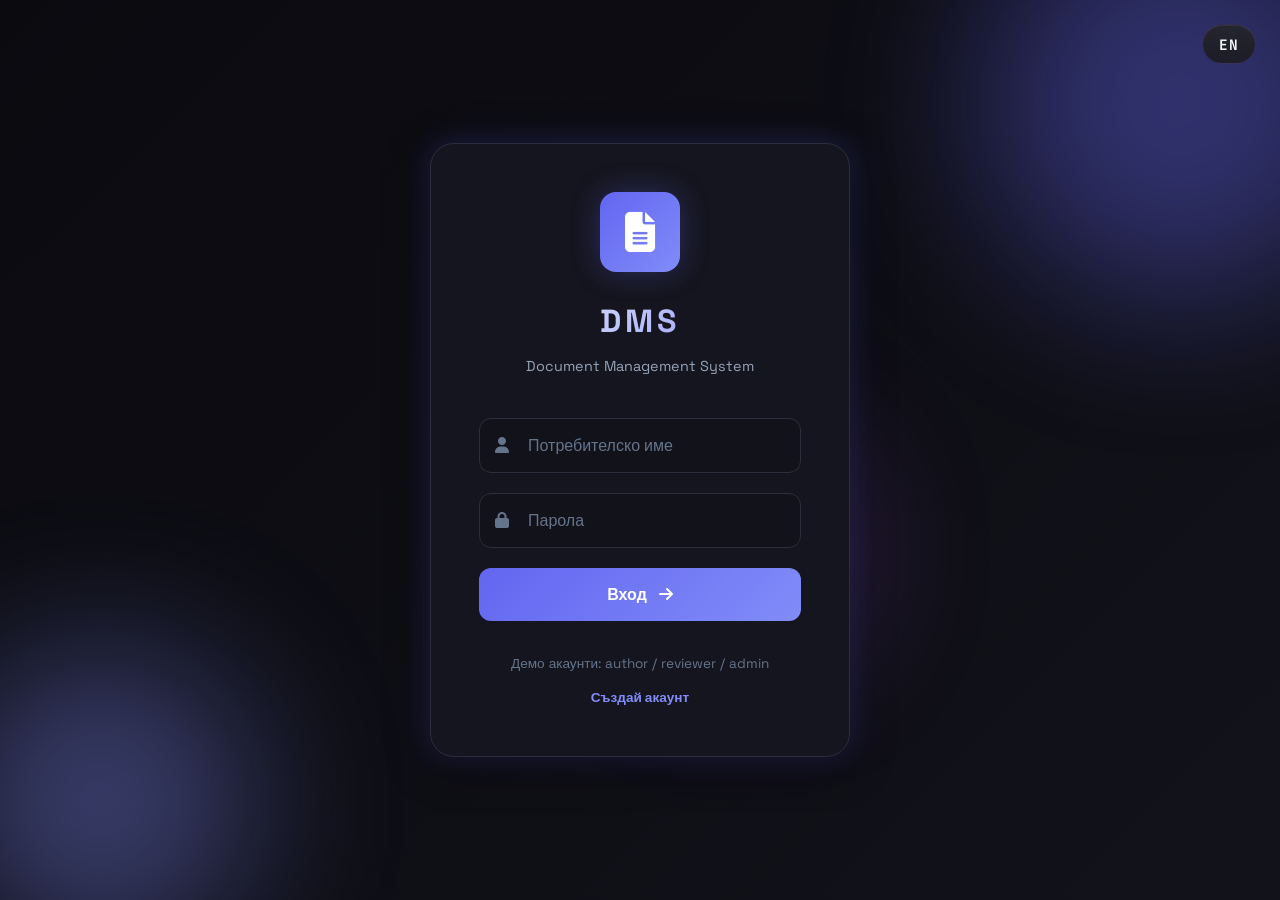
<file: dms-server/target/classes/static/index.html>
<!DOCTYPE html>
<html lang="bg">
<head>
    <meta charset="UTF-8">
    <meta name="viewport" content="width=device-width, initial-scale=1.0">
    <title data-i18n="login_title">DMS - Вход</title>
    <link rel="stylesheet" href="css/shared.css">
    <link rel="stylesheet" href="css/login.css">
    <link rel="stylesheet" href="https://cdnjs.cloudflare.com/ajax/libs/font-awesome/6.5.1/css/all.min.css">
    <link href="https://fonts.googleapis.com/css2?family=JetBrains+Mono:wght@400;500;600&family=Space+Grotesk:wght@300;400;500;600;700&display=swap" rel="stylesheet">
</head>
<body>
    <div id="language-toggle-root"></div>
    <div id="login-page" class="page active">
        <div class="login-container">
            <div class="login-header">
                <div class="logo-icon">
                    <i class="fas fa-file-alt"></i>
                </div>
                <h1>DMS</h1>
                <p class="tagline">Document Management System</p>
            </div>

            <form class="login-form" action="dashboard.html">
                <div class="input-group">
                    <i class="fas fa-user"></i>
                    <input type="text" data-i18n-placeholder="login_username_placeholder" placeholder="Потребителско име" required>
                </div>
                <div class="input-group">
                    <i class="fas fa-lock"></i>
                    <input type="password" data-i18n-placeholder="login_password_placeholder" placeholder="Парола" required>
                </div>
                <button type="submit" class="btn-primary">
                    <span data-i18n="login_button">Вход</span>
                    <i class="fas fa-arrow-right"></i>
                </button>
            </form>

            <div class="login-footer">
                <p data-i18n="login_demo">Демо акаунти: author / reviewer / admin</p>
                <a href="add-user.html" class="create-account-link" data-i18n="login_create_account">Създай акаунт</a>
            </div>
        </div>

        <div class="background-effects">
            <div class="floating-shape shape-1"></div>
            <div class="floating-shape shape-2"></div>
            <div class="floating-shape shape-3"></div>
        </div>
    </div>
    <script src="./js/shared/api.js"></script>
    <script src="./js/shared/common.js"></script>
    <script src="./js/login.js"></script>
</body>
</html>
</file>
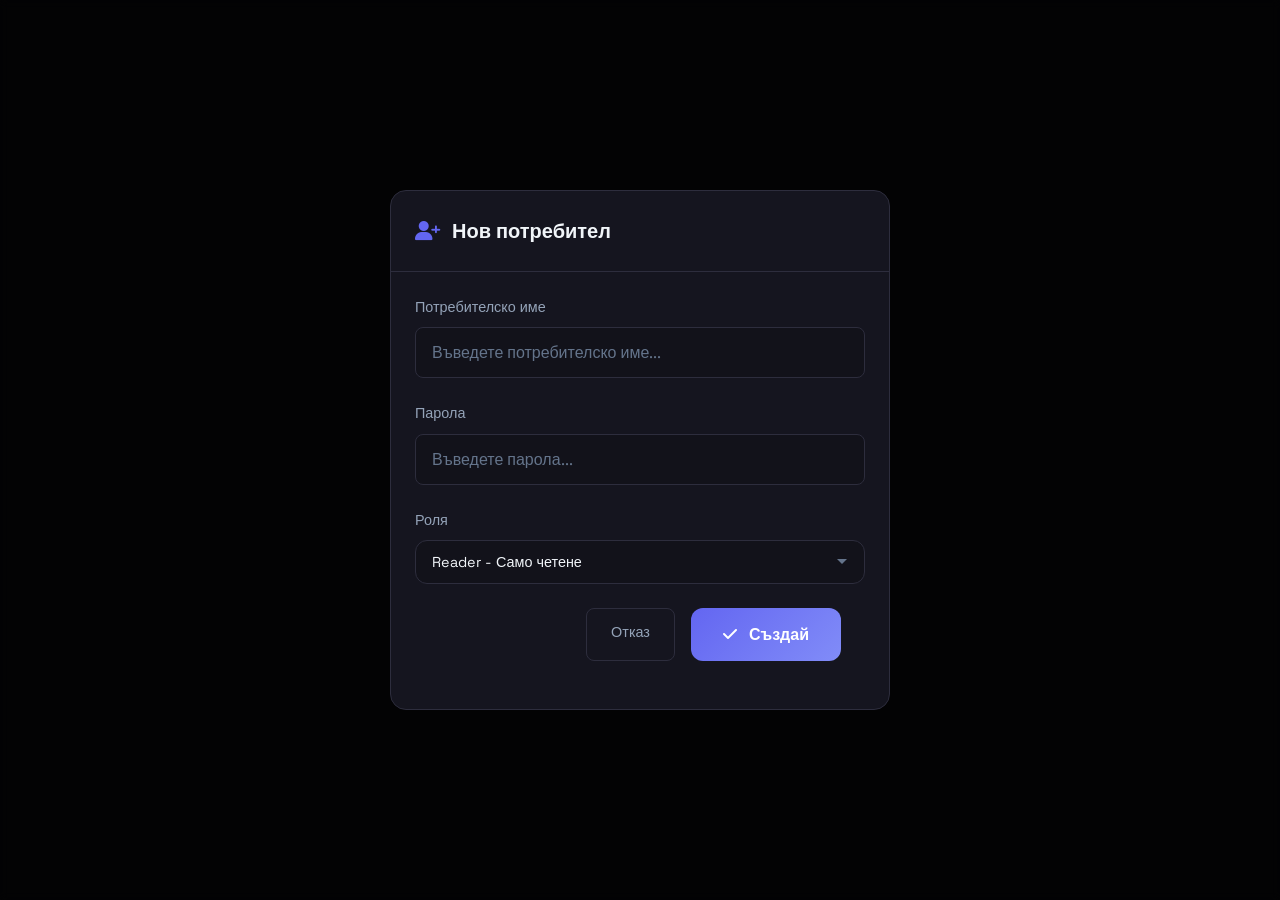
<file: dms-server/target/classes/static/add-user.html>
<!DOCTYPE html>
<html lang="bg">
<head>
    <meta charset="UTF-8">
    <meta name="viewport" content="width=device-width, initial-scale=1.0">
    <title data-i18n="add_user_title">DMS - Нов потребител</title>
    <link rel="stylesheet" href="css/shared.css">
    <link rel="stylesheet" href="css/add-user.css">
    <link rel="stylesheet" href="https://cdnjs.cloudflare.com/ajax/libs/font-awesome/6.5.1/css/all.min.css">
    <link href="https://fonts.googleapis.com/css2?family=JetBrains+Mono:wght@400;500;600&family=Space+Grotesk:wght@300;400;500;600;700&display=swap" rel="stylesheet">
</head>
<body class="modal-page">
    <div class="modal active">
        <div class="modal-overlay"></div>
        <div class="modal-content">
            <div class="modal-header">
                <h2><i class="fas fa-user-plus"></i> <span data-i18n="add_user_heading">Нов потребител</span></h2>
            </div>
            <form action="index.html">
                <div class="form-group">
                    <label for="new-username" data-i18n="add_user_username">Потребителско име</label>
                    <input type="text" id="new-username" data-i18n-placeholder="add_user_username_placeholder" placeholder="Въведете потребителско име..." required>
                </div>
                <div class="form-group">
                    <label for="new-password" data-i18n="add_user_password">Парола</label>
                    <input type="password" id="new-password" data-i18n-placeholder="add_user_password_placeholder" placeholder="Въведете парола..." required>
                </div>
                <div class="form-group">
                    <label for="new-role" data-i18n="add_user_role">Роля</label>
                    <select id="new-role" class="filter-select full-width" required>
                        <option value="READER" data-i18n="add_user_role_reader">Reader - Само четене</option>
                        <option value="AUTHOR" data-i18n="add_user_role_author">Author - Създаване на документи</option>
                        <option value="REVIEWER" data-i18n="add_user_role_reviewer">Reviewer - Одобрение на версии</option>
                        <option value="ADMIN" data-i18n="add_user_role_admin">Admin - Пълен достъп</option>
                    </select>
                </div>
                <div class="modal-actions">
                    <a href="index.html" class="btn-secondary" data-i18n="add_user_cancel">Отказ</a>
                    <button type="submit" class="btn-primary"><i class="fas fa-check"></i> <span data-i18n="add_user_submit">Създай</span></button>
                </div>
            </form>
        </div>
    </div>
    <div id="toast-container" class="toast-container"></div>
    <script src="./js/shared/api.js"></script>
    <script src="./js/shared/common.js"></script>
    <script src="./js/add-user.js"></script>
</body>
</html>
</file>
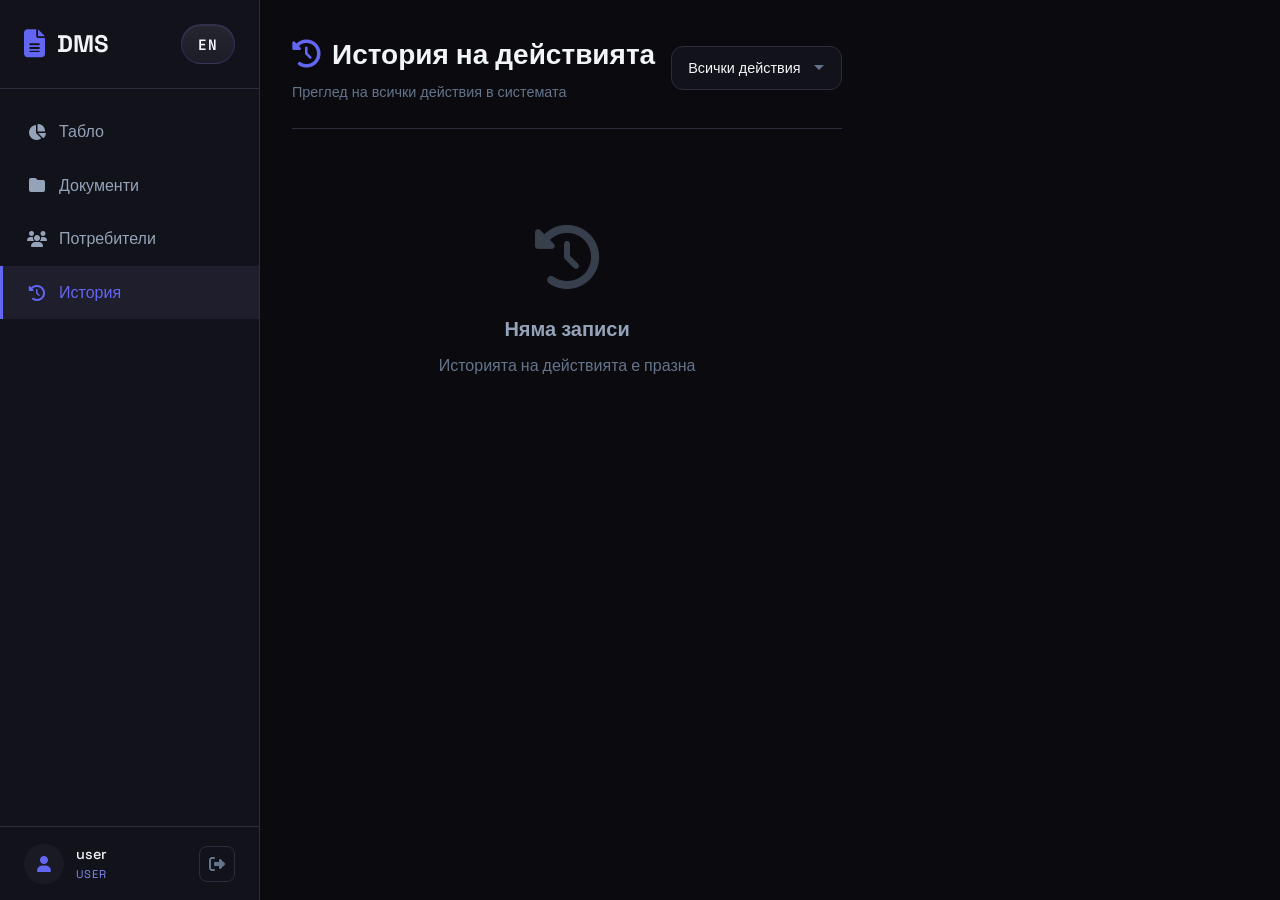
<file: dms-server/target/classes/static/audit.html>
<!DOCTYPE html>
<html lang="bg">
<head>
    <meta charset="UTF-8">
    <meta name="viewport" content="width=device-width, initial-scale=1.0">
    <title data-i18n="audit_title">DMS - История</title>
    <link rel="stylesheet" href="css/shared.css">
    <link rel="stylesheet" href="css/audit.css">
    <link rel="stylesheet" href="https://cdnjs.cloudflare.com/ajax/libs/font-awesome/6.5.1/css/all.min.css">
    <link href="https://fonts.googleapis.com/css2?family=JetBrains+Mono:wght@400;500;600&family=Space+Grotesk:wght@300;400;500;600;700&display=swap" rel="stylesheet">
</head>
<body>
    <div id="app-page" class="page active">
        <aside id="sidebar-root" class="sidebar"></aside>

        <main class="main-content">
            <div class="view active">
                <header class="view-header">
                    <div class="header-left">
                        <div>
                            <h1><i class="fas fa-history"></i> <span data-i18n="audit_heading">История на действията</span></h1>
                            <p class="subtitle" data-i18n="audit_subtitle">Преглед на всички действия в системата</p>
                        </div>
                    </div>
                    <div class="header-actions">
                        <div class="filter-group">
                            <select id="audit-filter" class="filter-select">
                                <option value="all" data-i18n="filter_all">Всички действия</option>
                                <option value="create" data-i18n="filter_create">Създаване</option>
                                <option value="update" data-i18n="filter_update">Промяна</option>
                                <option value="delete" data-i18n="filter_delete">Изтриване</option>
                                <option value="approve" data-i18n="filter_approve">Одобрение</option>
                            </select>
                        </div>
                    </div>
                </header>

                <div class="content-area">
                    <div id="audit-timeline" class="audit-timeline">
                        <div class="timeline-item"><strong>14:30</strong><span> Maria Petrova одобри Version 4 на Project Charter</span></div>
                        <div class="timeline-item"><strong>13:10</strong><span> Ivan Kolev създаде нова версия на Budget Draft</span></div>
                        <div class="timeline-item"><strong>09:05</strong><span> Admin добави нов потребител reviewer</span></div>
                    </div>
                </div>
            </div>
        </main>
    </div>
    <div id="toast-container" class="toast-container"></div>
    <script src="./js/shared/api.js"></script>
    <script src="./js/shared/common.js"></script>
    <script src="./js/audit.js"></script>
</body>
</html>
</file>
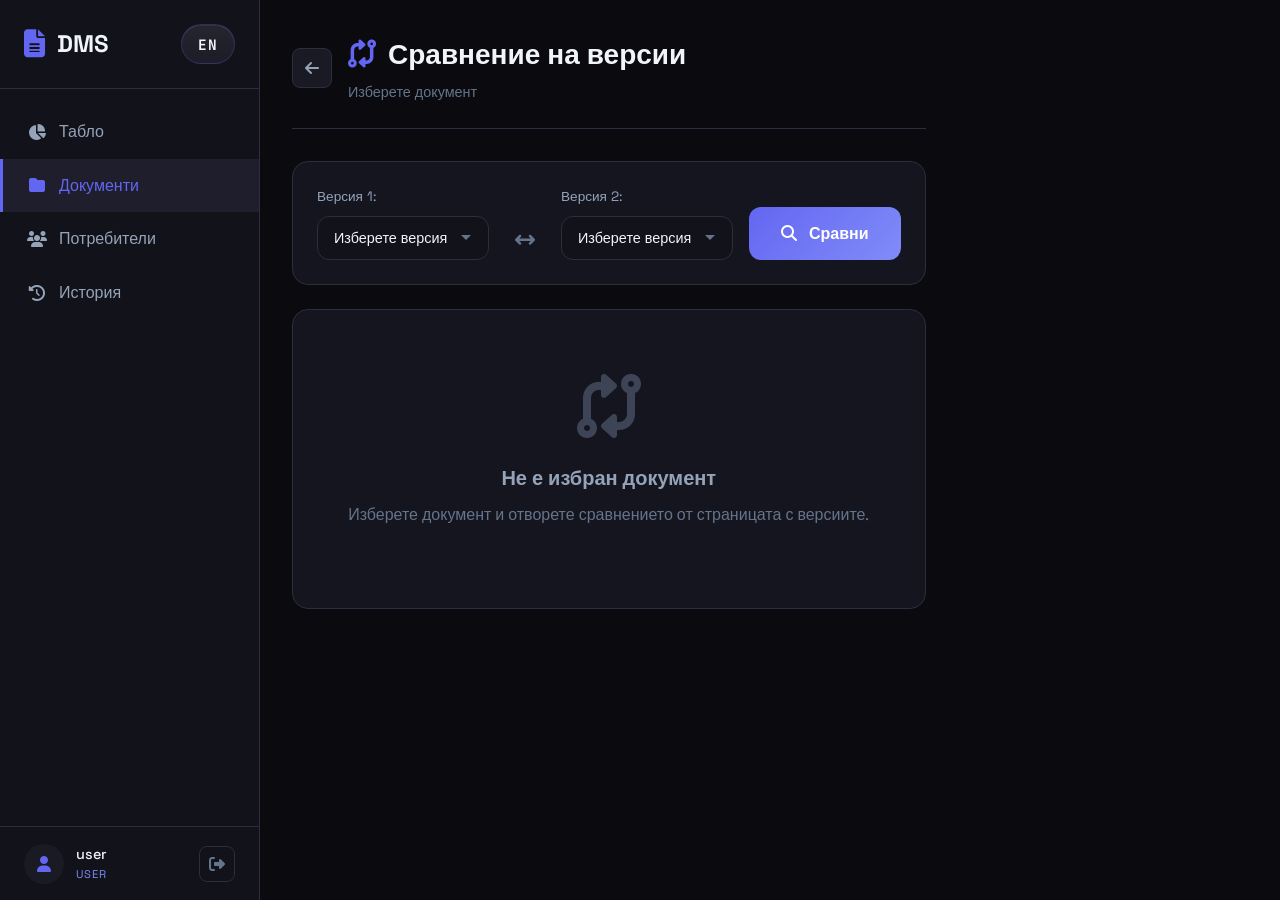
<file: dms-server/target/classes/static/compare.html>
<!DOCTYPE html>
<html lang="bg">
<head>
    <meta charset="UTF-8">
    <meta name="viewport" content="width=device-width, initial-scale=1.0">
    <title data-i18n="compare_page_title">DMS - Сравнение</title>
    <link rel="stylesheet" href="css/shared.css">
    <link rel="stylesheet" href="css/compare.css">
    <link rel="stylesheet" href="https://cdnjs.cloudflare.com/ajax/libs/font-awesome/6.5.1/css/all.min.css">
    <link href="https://fonts.googleapis.com/css2?family=JetBrains+Mono:wght@400;500;600&family=Space+Grotesk:wght@300;400;500;600;700&display=swap" rel="stylesheet">
</head>
<body>
    <div id="app-page" class="page active">
        <aside id="sidebar-root" class="sidebar"></aside>

        <main class="main-content">
            <div class="view active">
                <header class="view-header">
                    <div class="header-left">
                        <a href="versions.html" class="btn-back"><i class="fas fa-arrow-left"></i></a>
                        <div>
                            <h1><i class="fas fa-code-compare"></i> <span data-i18n="compare_heading">Сравнение на версии</span></h1>
                            <p id="compare-doc-title" class="subtitle" data-i18n="compare_doc_subtitle">Изберете документ</p>
                        </div>
                    </div>
                </header>

                <div class="content-area">
                    <div class="compare-selector">
                        <div class="compare-select-group">
                            <label data-i18n="compare_version_1">Версия 1:</label>
                            <select id="compare-version-1" class="filter-select">
                                <option value="" data-i18n="compare_select_version">Изберете версия</option>
                            </select>
                        </div>
                        <div class="compare-arrow"><i class="fas fa-arrows-left-right"></i></div>
                        <div class="compare-select-group">
                            <label data-i18n="compare_version_2">Версия 2:</label>
                            <select id="compare-version-2" class="filter-select">
                                <option value="" data-i18n="compare_select_version">Изберете версия</option>
                            </select>
                        </div>
                        <button id="run-compare-btn" type="button" class="btn-primary">
                            <i class="fas fa-search"></i><span data-i18n="compare_run">Сравни</span>
                        </button>
                    </div>

                    <div id="compare-result" class="compare-result">
                        <div class="empty-state">
                            <i class="fas fa-code-compare"></i>
                            <h3 data-i18n="compare_empty_title">Няма избрано сравнение</h3>
                            <p data-i18n="compare_empty_message">Изберете две версии и натиснете "Сравни"</p>
                        </div>
                    </div>
                </div>
            </div>
        </main>
    </div>
    <div id="toast-container" class="toast-container"></div>
    <script src="./js/shared/api.js"></script>
    <script src="./js/shared/common.js"></script>
    <script src="./js/compare.js"></script>
</body>
</html>
</file>
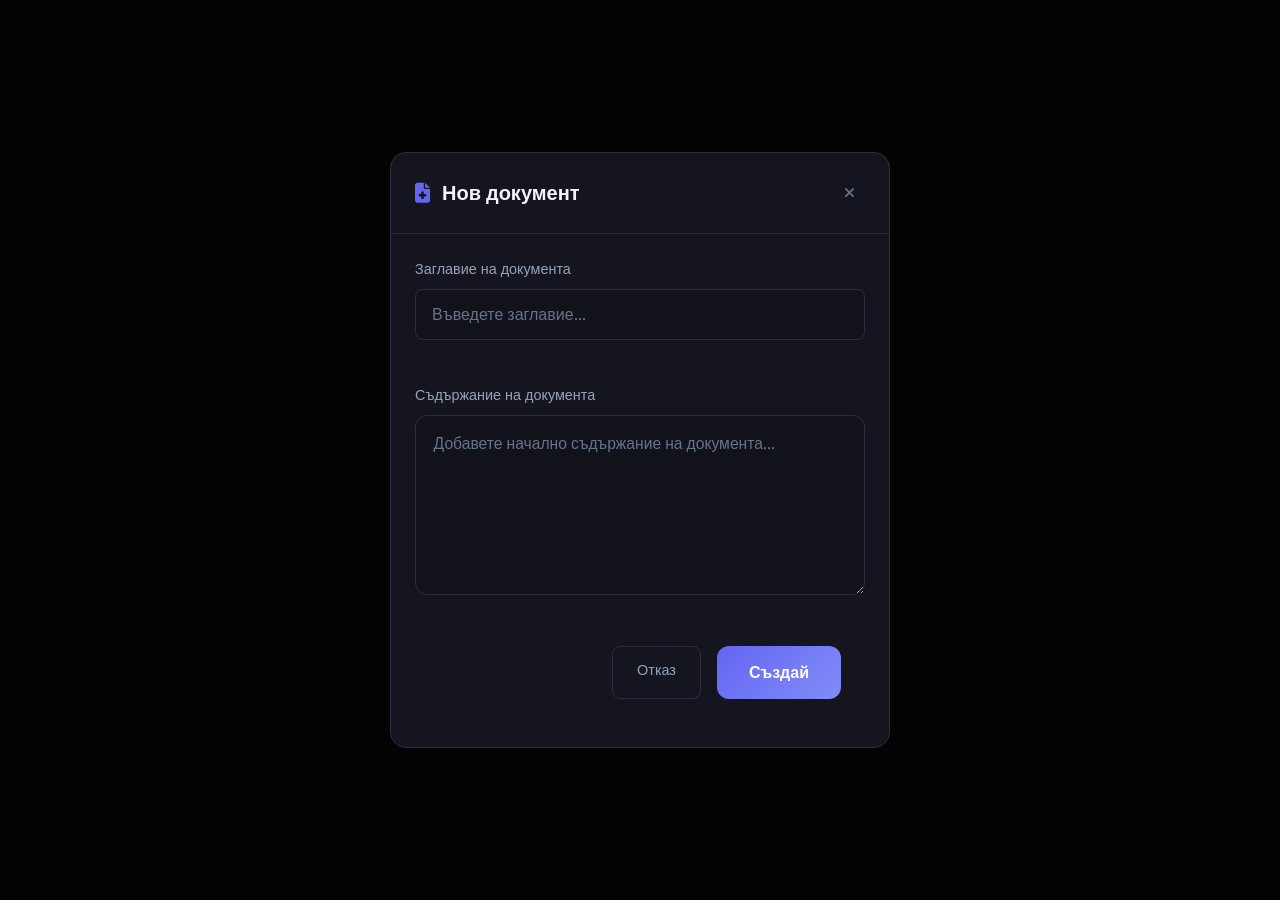
<file: dms-server/target/classes/static/create-document.html>
<!DOCTYPE html>
<html lang="bg">
<head>
    <meta charset="UTF-8">
    <meta name="viewport" content="width=device-width, initial-scale=1.0">
    <title data-i18n="create_document_title">DMS - Нов документ</title>
    <link rel="stylesheet" href="css/shared.css">
    <link rel="stylesheet" href="css/create-document.css">
    <link rel="stylesheet" href="https://cdnjs.cloudflare.com/ajax/libs/font-awesome/6.5.1/css/all.min.css">
    <link href="https://fonts.googleapis.com/css2?family=JetBrains+Mono:wght@400;500;600&family=Space+Grotesk:wght@300;400;500;600;700&display=swap" rel="stylesheet">
</head>
<body class="modal-page">
    <div class="modal active">
        <div class="modal-overlay"></div>
        <div class="modal-content">
            <div class="modal-header">
                <h2><i class="fas fa-file-medical"></i> <span data-i18n="create_document_heading">Нов документ</span></h2>
                <a href="documents.html" class="modal-close">&times;</a>
            </div>
            <form id="create-doc-form" action="documents.html">
                <div class="form-group">
                    <label for="doc-title-input" data-i18n="create_document_label_title">Заглавие на документа</label>
                    <input type="text" id="doc-title-input" data-i18n-placeholder="create_document_placeholder_title" placeholder="Въведете заглавие..." required>
                </div>
                <div class="form-group">
                    <label for="doc-content-input" data-i18n="create_document_label_content">Съдържание на документа</label>
                    <textarea id="doc-content-input" data-i18n-placeholder="create_document_placeholder_content" placeholder="Добавете начално съдържание на документа..." required></textarea>
                </div>
                <div class="modal-actions">
                    <a href="documents.html" class="btn-secondary" data-i18n="create_document_cancel">Отказ</a>
                    <button type="submit" class="btn-primary" data-i18n="create_document_submit">Създай</button>
                </div>
            </form>
        </div>
    </div>
    <div id="toast-container" class="toast-container"></div>
    <script src="./js/shared/api.js"></script>
    <script src="./js/shared/common.js"></script>
    <script src="./js/create-document.js"></script>
</body>
</html>
</file>
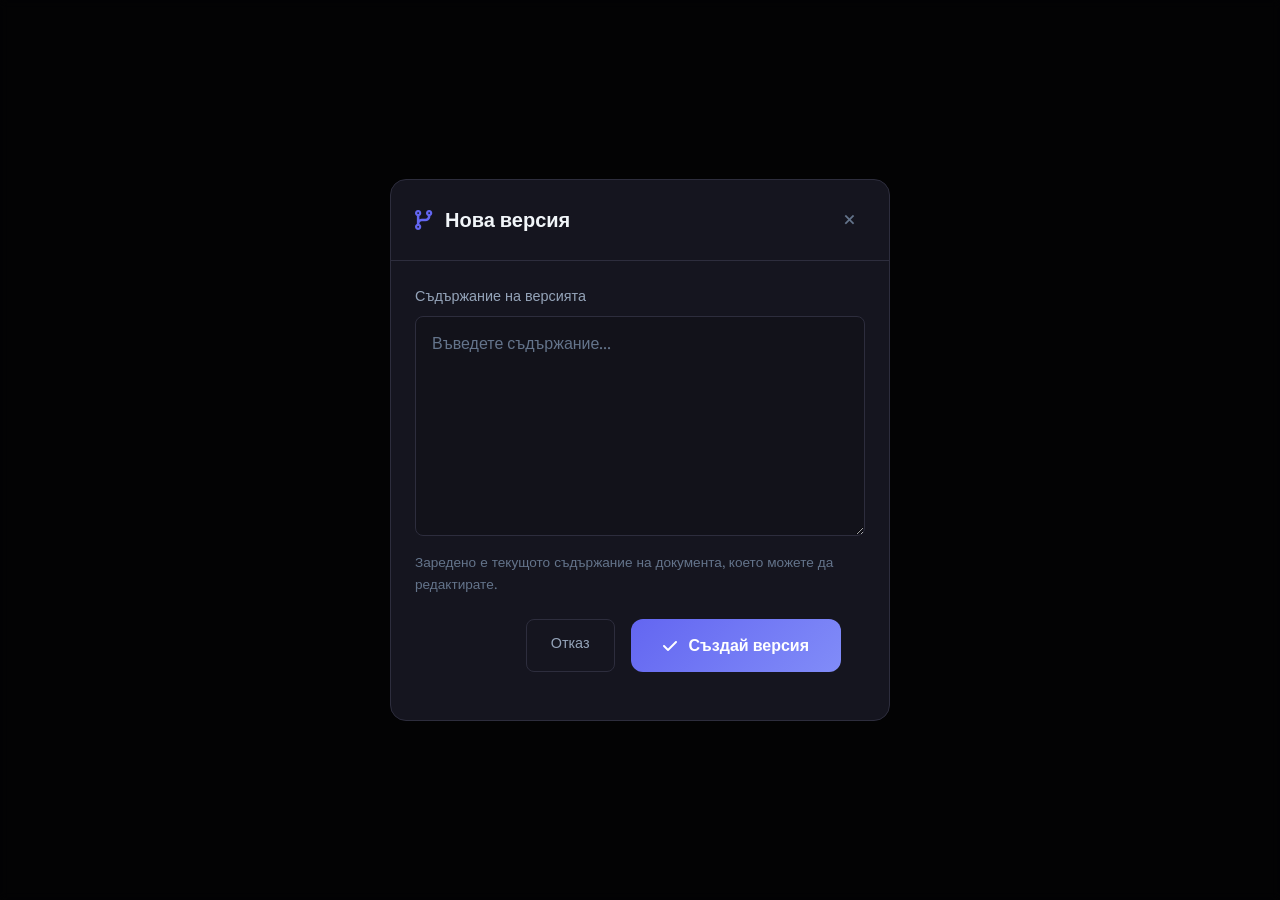
<file: dms-server/target/classes/static/create-version.html>
<!DOCTYPE html>
<html lang="bg">
<head>
    <meta charset="UTF-8">
    <meta name="viewport" content="width=device-width, initial-scale=1.0">
    <title data-i18n="create_version_title">DMS - Нова версия</title>
    <link rel="stylesheet" href="css/shared.css">
    <link rel="stylesheet" href="css/create-version.css">
    <link rel="stylesheet" href="https://cdnjs.cloudflare.com/ajax/libs/font-awesome/6.5.1/css/all.min.css">
    <link href="https://fonts.googleapis.com/css2?family=JetBrains+Mono:wght@400;500;600&family=Space+Grotesk:wght@300;400;500;600;700&display=swap" rel="stylesheet">
</head>
<body class="modal-page">
    <div class="modal active">
        <div class="modal-overlay"></div>
        <div class="modal-content">
            <div class="modal-header">
                <h2><i class="fas fa-code-branch"></i> <span data-i18n="create_version_heading">Нова версия</span></h2>
                <a href="versions.html" class="modal-close">&times;</a>
            </div>
            <form action="versions.html">
                <div class="form-group">
                    <label for="version-content-input" data-i18n="create_version_label_content">Съдържание на версията</label>
                    <textarea id="version-content-input" rows="6" data-i18n-placeholder="create_version_placeholder_content" placeholder="Въведете съдържание..." required></textarea>
                    <small class="form-hint" data-i18n="create_version_hint">Заредено е текущото съдържание на документа, което можете да редактирате.</small>
                </div>
                <div class="modal-actions">
                    <a href="versions.html" class="btn-secondary" data-i18n="create_version_cancel">Отказ</a>
                    <button type="submit" class="btn-primary"><i class="fas fa-check"></i> <span data-i18n="create_version_submit">Създай версия</span></button>
                </div>
            </form>
        </div>
    </div>
    <div id="toast-container" class="toast-container"></div>
    <script src="./js/shared/api.js"></script>
    <script src="./js/shared/common.js"></script>
    <script src="./js/create-version.js"></script>
</body>
</html>
</file>
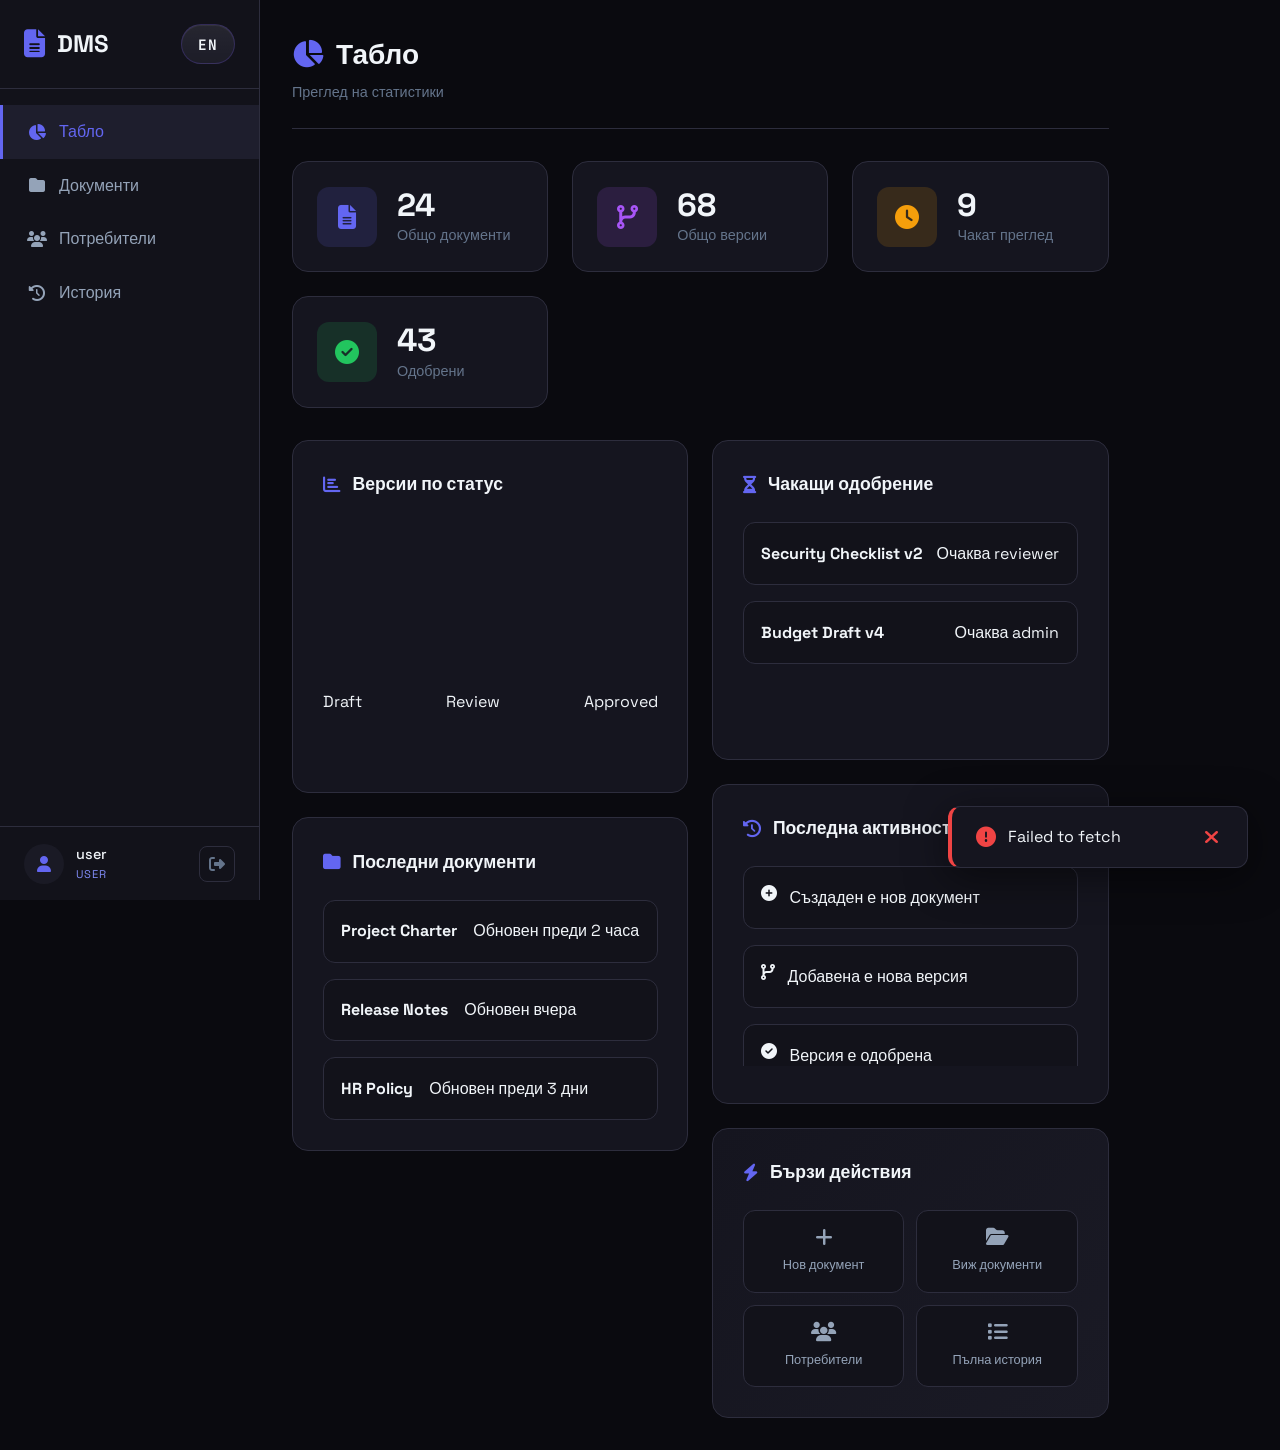
<file: dms-server/target/classes/static/dashboard.html>
<!DOCTYPE html>
<html lang="bg">
<head>
    <meta charset="UTF-8">
    <meta name="viewport" content="width=device-width, initial-scale=1.0">
    <title data-i18n="dashboard_title">DMS - Табло</title>
    <link rel="stylesheet" href="css/shared.css">
    <link rel="stylesheet" href="css/dashboard.css">
    <link rel="stylesheet" href="https://cdnjs.cloudflare.com/ajax/libs/font-awesome/6.5.1/css/all.min.css">
    <link href="https://fonts.googleapis.com/css2?family=JetBrains+Mono:wght@400;500;600&family=Space+Grotesk:wght@300;400;500;600;700&display=swap" rel="stylesheet">
</head>
<body>
    <div id="app-page" class="page active">
        <aside id="sidebar-root" class="sidebar"></aside>

        <main class="main-content">
            <div class="view active">
                <header class="view-header">
                    <div class="header-left">
                        <div>
                            <h1><i class="fas fa-chart-pie"></i> <span data-i18n="dashboard_heading">Табло</span></h1>
                            <p class="subtitle" data-i18n="dashboard_subtitle">Преглед на статистики</p>
                        </div>
                    </div>
                </header>

                <div class="content-area">
                    <div class="stats-grid">
                        <div class="stat-card"><div class="stat-icon blue"><i class="fas fa-file-alt"></i></div><div class="stat-info"><span id="stat-total-docs" class="stat-value">24</span><span class="stat-label" data-i18n="stat_total_docs">Общо документи</span></div></div>
                        <div class="stat-card"><div class="stat-icon purple"><i class="fas fa-code-branch"></i></div><div class="stat-info"><span id="stat-total-versions" class="stat-value">68</span><span class="stat-label" data-i18n="stat_total_versions">Общо версии</span></div></div>
                        <div class="stat-card"><div class="stat-icon orange"><i class="fas fa-clock"></i></div><div class="stat-info"><span id="stat-pending-review" class="stat-value">9</span><span class="stat-label" data-i18n="stat_pending_review">Чакат преглед</span></div></div>
                        <div class="stat-card"><div class="stat-icon green"><i class="fas fa-check-circle"></i></div><div class="stat-info"><span id="stat-approved" class="stat-value">43</span><span class="stat-label" data-i18n="stat_approved">Одобрени</span></div></div>
                    </div>

                    <div class="dashboard-grid">
                        <div class="dashboard-column">
                            <div class="chart-card">
                                <h3><i class="fas fa-chart-bar"></i> <span data-i18n="chart_versions_by_status">Версии по статус</span></h3>
                                <div class="chart-container">
                                    <div id="status-chart" class="bar-chart static-chart">
                                        <div class="chart-bar"><span>Draft</span><div class="bar-fill draft" style="width: 36%;"></div></div>
                                        <div class="chart-bar"><span>Review</span><div class="bar-fill review" style="width: 58%;"></div></div>
                                        <div class="chart-bar"><span>Approved</span><div class="bar-fill approved" style="width: 82%;"></div></div>
                                    </div>
                                </div>
                            </div>
                            <div class="chart-card">
                                <h3><i class="fas fa-folder"></i> <span data-i18n="recent_documents">Последни документи</span></h3>
                                <div id="recent-docs" class="recent-list">
                                    <div class="recent-item"><strong>Project Charter</strong><span>Обновен преди 2 часа</span></div>
                                    <div class="recent-item"><strong>Release Notes</strong><span>Обновен вчера</span></div>
                                    <div class="recent-item"><strong>HR Policy</strong><span>Обновен преди 3 дни</span></div>
                                </div>
                            </div>
                        </div>

                        <div class="dashboard-column">
                            <div class="chart-card pending-card">
                                <h3><i class="fas fa-hourglass-half"></i> <span data-i18n="pending_approval">Чакащи одобрение</span></h3>
                                <div id="pending-versions" class="pending-list">
                                    <div class="pending-item"><strong>Security Checklist v2</strong><span>Очаква reviewer</span></div>
                                    <div class="pending-item"><strong>Budget Draft v4</strong><span>Очаква admin</span></div>
                                </div>
                            </div>
                            <div class="chart-card">
                                <h3><i class="fas fa-history"></i> <span data-i18n="recent_activity">Последна активност</span></h3>
                                <div id="recent-activity" class="activity-list">
                                    <div class="activity-item"><i class="fas fa-plus-circle"></i><span>Създаден е нов документ</span></div>
                                    <div class="activity-item"><i class="fas fa-code-branch"></i><span>Добавена е нова версия</span></div>
                                    <div class="activity-item"><i class="fas fa-check-circle"></i><span>Версия е одобрена</span></div>
                                </div>
                            </div>
                            <div class="chart-card quick-actions-card">
                                <h3><i class="fas fa-bolt"></i> <span data-i18n="quick_actions">Бързи действия</span></h3>
                                <div class="quick-actions">
                                    <a class="quick-action-btn" href="create-document.html"><i class="fas fa-plus"></i><span data-i18n="quick_new_document">Нов документ</span></a>
                                    <a class="quick-action-btn" href="documents.html"><i class="fas fa-folder-open"></i><span data-i18n="quick_view_documents">Виж документи</span></a>
                                    <a class="quick-action-btn" href="users.html"><i class="fas fa-users"></i><span data-i18n="quick_users">Потребители</span></a>
                                    <a class="quick-action-btn" href="audit.html"><i class="fas fa-list"></i><span data-i18n="quick_full_history">Пълна история</span></a>
                                </div>
                            </div>
                        </div>
                    </div>
                </div>
            </div>
        </main>
    </div>
    <script src="./js/shared/api.js"></script>
    <script src="./js/shared/common.js"></script>
    <script src="./js/dashboard.js"></script>
</body>
</html>
</file>
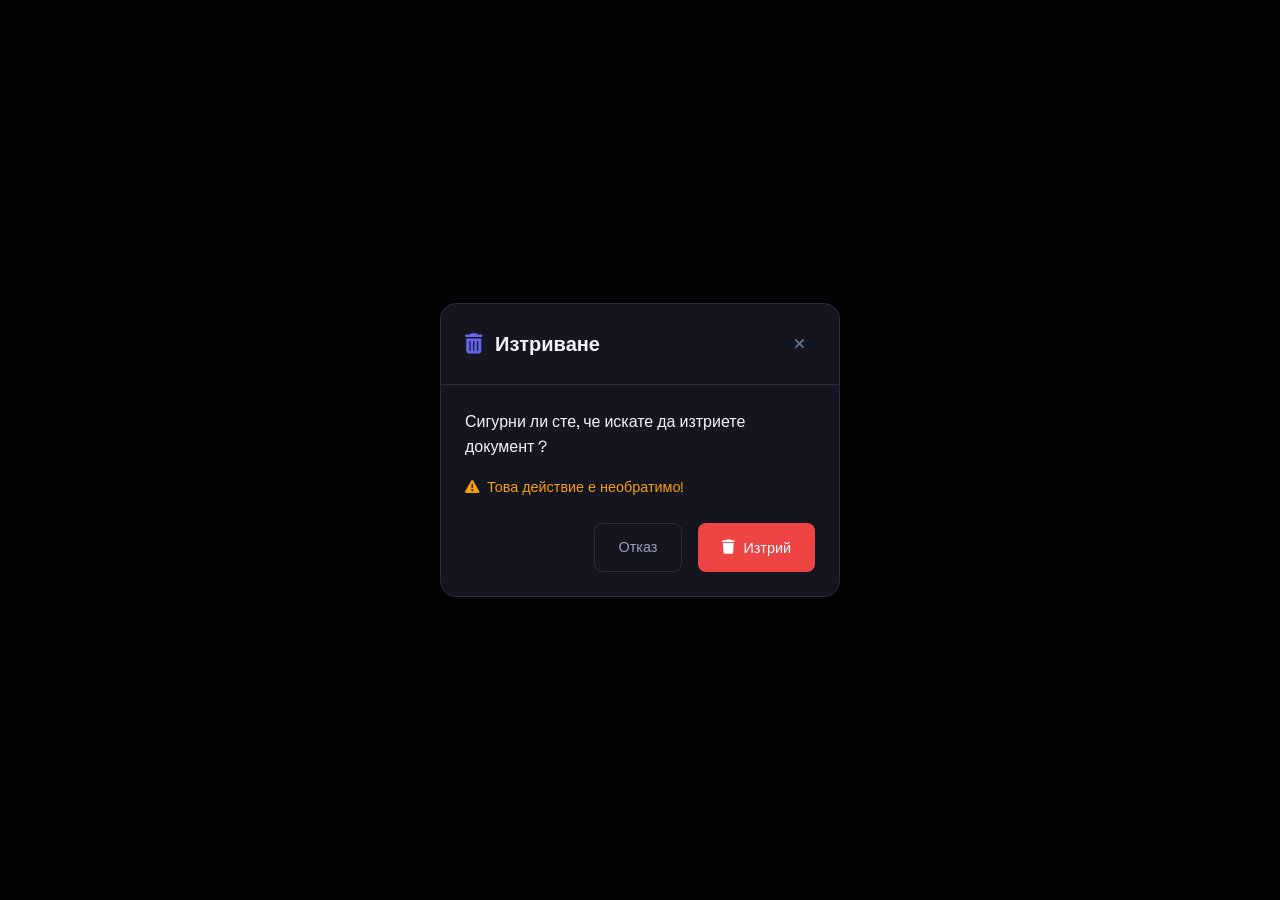
<file: dms-server/target/classes/static/delete-document.html>
<!DOCTYPE html>
<html lang="bg">
<head>
    <meta charset="UTF-8">
    <meta name="viewport" content="width=device-width, initial-scale=1.0">
    <title>DMS - Изтриване</title>
    <link rel="stylesheet" href="css/shared.css">
    <link rel="stylesheet" href="css/delete-document.css">
    <link rel="stylesheet" href="https://cdnjs.cloudflare.com/ajax/libs/font-awesome/6.5.1/css/all.min.css">
    <link href="https://fonts.googleapis.com/css2?family=JetBrains+Mono:wght@400;500;600&family=Space+Grotesk:wght@300;400;500;600;700&display=swap" rel="stylesheet">
</head>
<body class="modal-page">
    <div class="modal active">
        <div class="modal-overlay"></div>
        <div class="modal-content modal-small">
            <div class="modal-header">
                <h2><i class="fas fa-trash-alt"></i> Изтриване</h2>
                <a href="documents.html" class="modal-close">&times;</a>
            </div>
            <div class="modal-body">
                <p>Сигурни ли сте, че искате да изтриете документ <strong id="delete-doc-name">Project Charter</strong>?</p>
                <p class="warning-text"><i class="fas fa-exclamation-triangle"></i> Това действие е необратимо!</p>
            </div>
            <div class="modal-actions">
                <a href="documents.html" class="btn-secondary">Отказ</a>
                <button id="confirm-delete-btn" type="button" class="btn-danger"><i class="fas fa-trash"></i> Изтрий</button>
            </div>
        </div>
    </div>
    <div id="toast-container" class="toast-container"></div>
    <script src="./js/shared/api.js"></script>
    <script src="./js/shared/common.js"></script>
    <script src="./js/delete-document.js"></script>
</body>
</html>
</file>
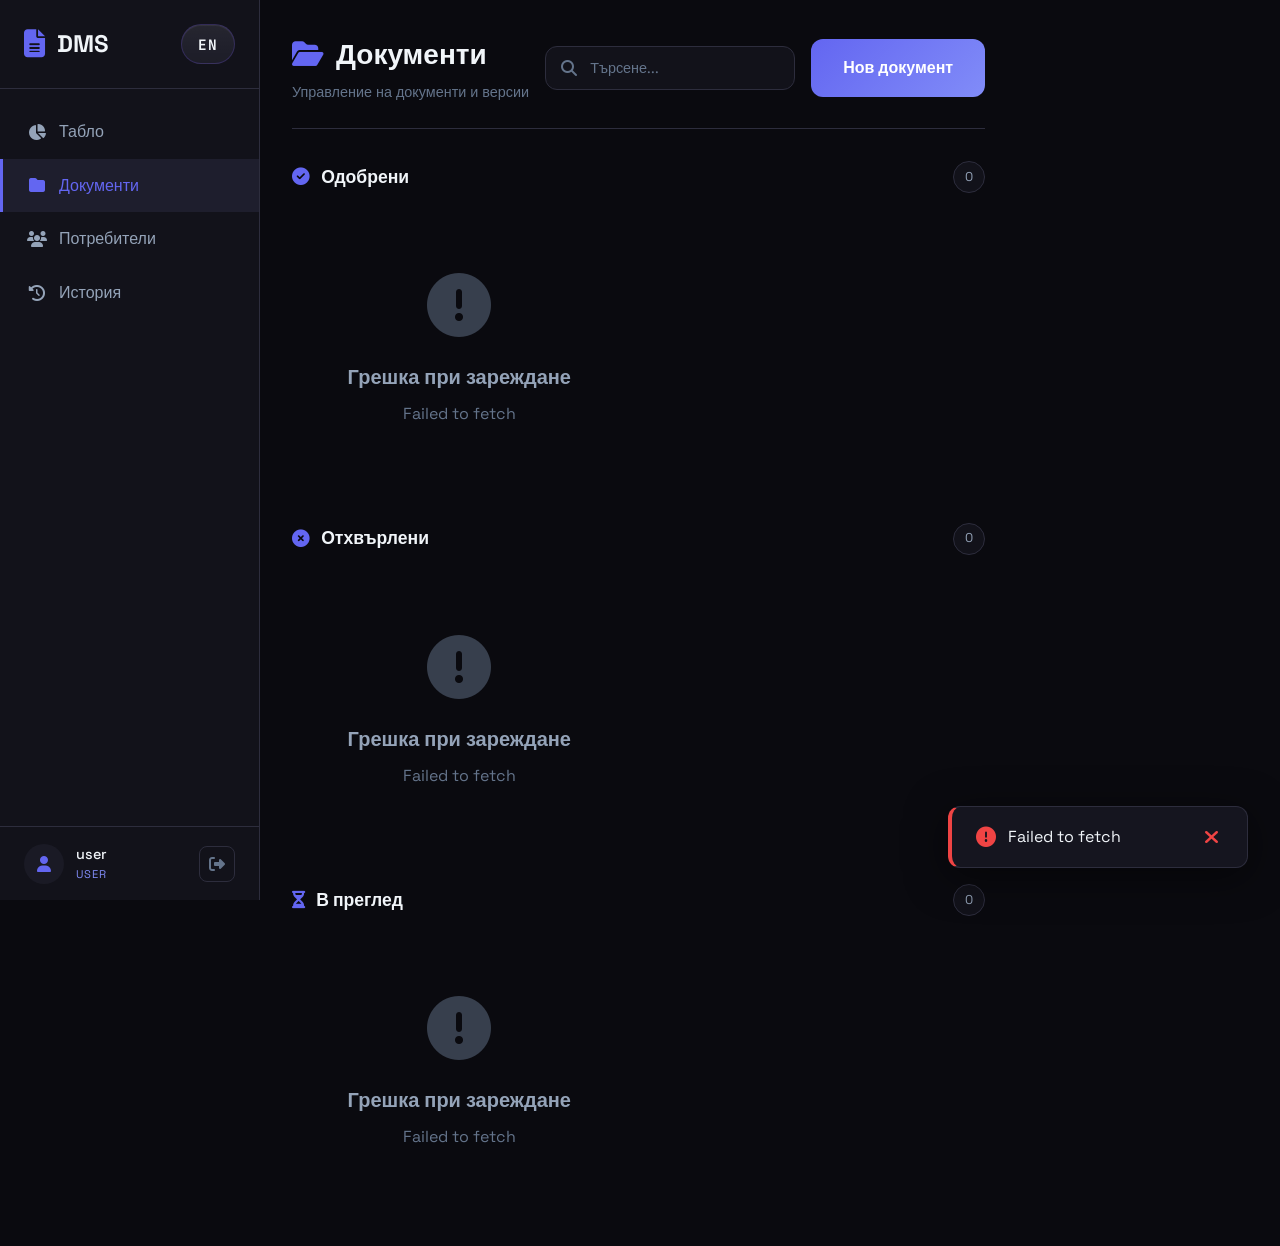
<file: dms-server/target/classes/static/documents.html>
<!DOCTYPE html>
<html lang="bg">
<head>
    <meta charset="UTF-8">
    <meta name="viewport" content="width=device-width, initial-scale=1.0">
    <title data-i18n="documents_title">DMS - Документи</title>
    <link rel="stylesheet" href="css/shared.css">
    <link rel="stylesheet" href="css/documents.css">
    <link rel="stylesheet" href="https://cdnjs.cloudflare.com/ajax/libs/font-awesome/6.5.1/css/all.min.css">
    <link href="https://fonts.googleapis.com/css2?family=JetBrains+Mono:wght@400;500;600&family=Space+Grotesk:wght@300;400;500;600;700&display=swap" rel="stylesheet">
</head>
<body>
    <div id="app-page" class="page active">
        <aside id="sidebar-root" class="sidebar"></aside>

        <main class="main-content">
            <div class="view active">
                <header class="view-header">
                    <div class="header-left">
                        <div>
                            <h1><i class="fas fa-folder-open"></i> <span data-i18n="documents_heading">Документи</span></h1>
                            <p class="subtitle" data-i18n="documents_subtitle">Управление на документи и версии</p>
                        </div>
                    </div>
                    <div class="header-actions">
                        <div class="search-box">
                            <i class="fas fa-search"></i>
                            <input id="search-input" type="text" data-i18n-placeholder="search_placeholder" placeholder="Търсене...">
                        </div>
                        <a href="create-document.html" class="btn-primary"><span data-i18n="new_document">Нов документ</span></a>
                    </div>
                </header>

                <div class="content-area">
                    <div id="documents-sections" class="documents-sections">
                        <section class="documents-section">
                            <div class="section-header">
                                <h2><i class="fas fa-check-circle"></i> <span data-i18n="section_approved">Одобрени</span></h2>
                                <span id="approved-count" class="section-count">0</span>
                            </div>
                            <div id="approved-documents" class="documents-grid"></div>
                        </section>

                        <section class="documents-section">
                            <div class="section-header">
                                <h2><i class="fas fa-times-circle"></i> <span data-i18n="section_rejected">Отхвърлени</span></h2>
                                <span id="rejected-count" class="section-count">0</span>
                            </div>
                            <div id="rejected-documents" class="documents-grid"></div>
                        </section>

                        <section class="documents-section">
                            <div class="section-header">
                                <h2><i class="fas fa-hourglass-half"></i> <span data-i18n="section_review">В преглед</span></h2>
                                <span id="review-count" class="section-count">0</span>
                            </div>
                            <div id="review-documents" class="documents-grid"></div>
                        </section>
                    </div>
                </div>
            </div>
        </main>
    </div>
    <div id="toast-container" class="toast-container"></div>
    <script src="./js/shared/api.js"></script>
    <script src="./js/shared/common.js"></script>
    <script src="./js/documents.js"></script>
</body>
</html>
</file>
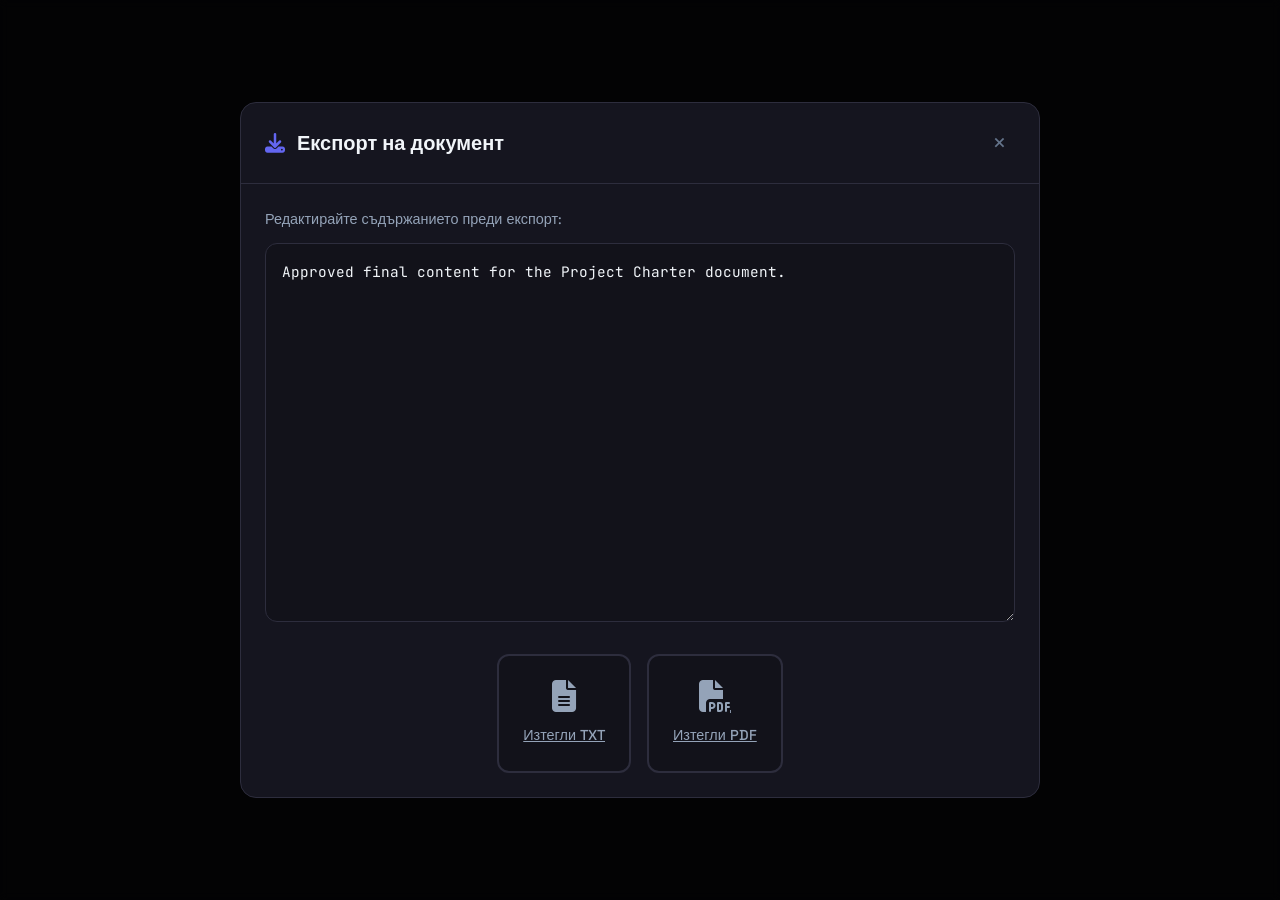
<file: dms-server/target/classes/static/export-document.html>
<!DOCTYPE html>
<html lang="bg">
<head>
    <meta charset="UTF-8">
    <meta name="viewport" content="width=device-width, initial-scale=1.0">
    <title data-i18n="export_page_title">DMS - Експорт</title>
    <link rel="stylesheet" href="css/shared.css">
    <link rel="stylesheet" href="css/export-document.css">
    <link rel="stylesheet" href="https://cdnjs.cloudflare.com/ajax/libs/font-awesome/6.5.1/css/all.min.css">
    <link href="https://fonts.googleapis.com/css2?family=JetBrains+Mono:wght@400;500;600&family=Space+Grotesk:wght@300;400;500;600;700&display=swap" rel="stylesheet">
</head>
<body class="modal-page">
    <div class="modal active">
        <div class="modal-overlay"></div>
        <div class="modal-content modal-large">
            <div class="modal-header">
                <h2 id="export-modal-title"><i class="fas fa-download"></i> <span data-i18n="export_modal_title">Експорт на документ</span></h2>
                <a href="versions.html" class="modal-close">&times;</a>
            </div>
            <div class="modal-body">
                <div class="export-editor-container">
                    <label for="export-content" data-i18n="export_edit_label">Редактирайте съдържанието преди експорт:</label>
                    <textarea id="export-content" class="export-editor" rows="15">Approved final content for the Project Charter document.</textarea>
                </div>
                <div class="export-actions">
                    <a class="export-option-btn" href="versions.html"><i class="fas fa-file-alt"></i><span data-i18n="export_download_txt">Изтегли TXT</span></a>
                    <a class="export-option-btn" href="versions.html"><i class="fas fa-file-pdf"></i><span data-i18n="export_download_pdf">Изтегли PDF</span></a>
                </div>
            </div>
        </div>
    </div>
    <div id="toast-container" class="toast-container"></div>
    <script src="./js/shared/api.js"></script>
    <script src="./js/shared/common.js"></script>
    <script src="./js/export-document.js"></script>
</body>
</html>
</file>
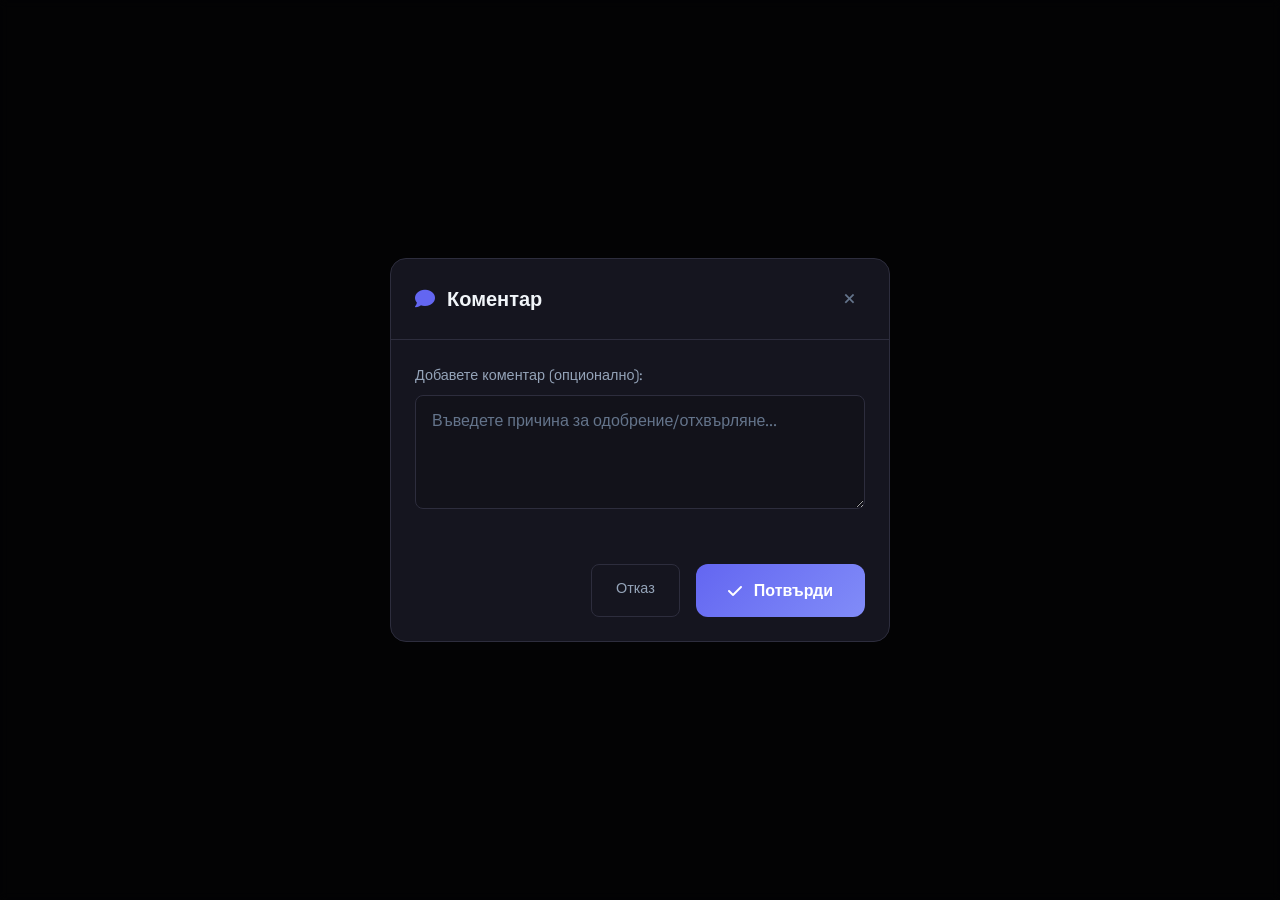
<file: dms-server/target/classes/static/review-comment.html>
<!DOCTYPE html>
<html lang="bg">
<head>
    <meta charset="UTF-8">
    <meta name="viewport" content="width=device-width, initial-scale=1.0">
    <title>DMS - Коментар</title>
    <link rel="stylesheet" href="css/shared.css">
    <link rel="stylesheet" href="css/review-comment.css">
    <link rel="stylesheet" href="https://cdnjs.cloudflare.com/ajax/libs/font-awesome/6.5.1/css/all.min.css">
    <link href="https://fonts.googleapis.com/css2?family=JetBrains+Mono:wght@400;500;600&family=Space+Grotesk:wght@300;400;500;600;700&display=swap" rel="stylesheet">
</head>
<body class="modal-page">
    <div class="modal active">
        <div class="modal-overlay"></div>
            <div class="modal-content">
            <div class="modal-header">
                <h2 id="review-modal-title"><i class="fas fa-comment"></i> Коментар</h2>
                <a href="versions.html" class="modal-close">&times;</a>
            </div>
            <div class="modal-body">
                <div class="form-group">
                    <label for="review-comment-input">Добавете коментар (опционално):</label>
                    <textarea id="review-comment-input" rows="4" placeholder="Въведете причина за одобрение/отхвърляне..."></textarea>
                </div>
            </div>
            <div class="modal-actions">
                <a href="versions.html" class="btn-secondary">Отказ</a>
                <button id="confirm-review-btn" type="button" class="btn-primary"><i class="fas fa-check"></i> <span id="confirm-review-text">Потвърди</span></button>
            </div>
        </div>
    </div>
    <div id="toast-container" class="toast-container"></div>
    <script src="./js/shared/api.js"></script>
    <script src="./js/shared/common.js"></script>
    <script src="./js/review-comment.js"></script>
</body>
</html>
</file>
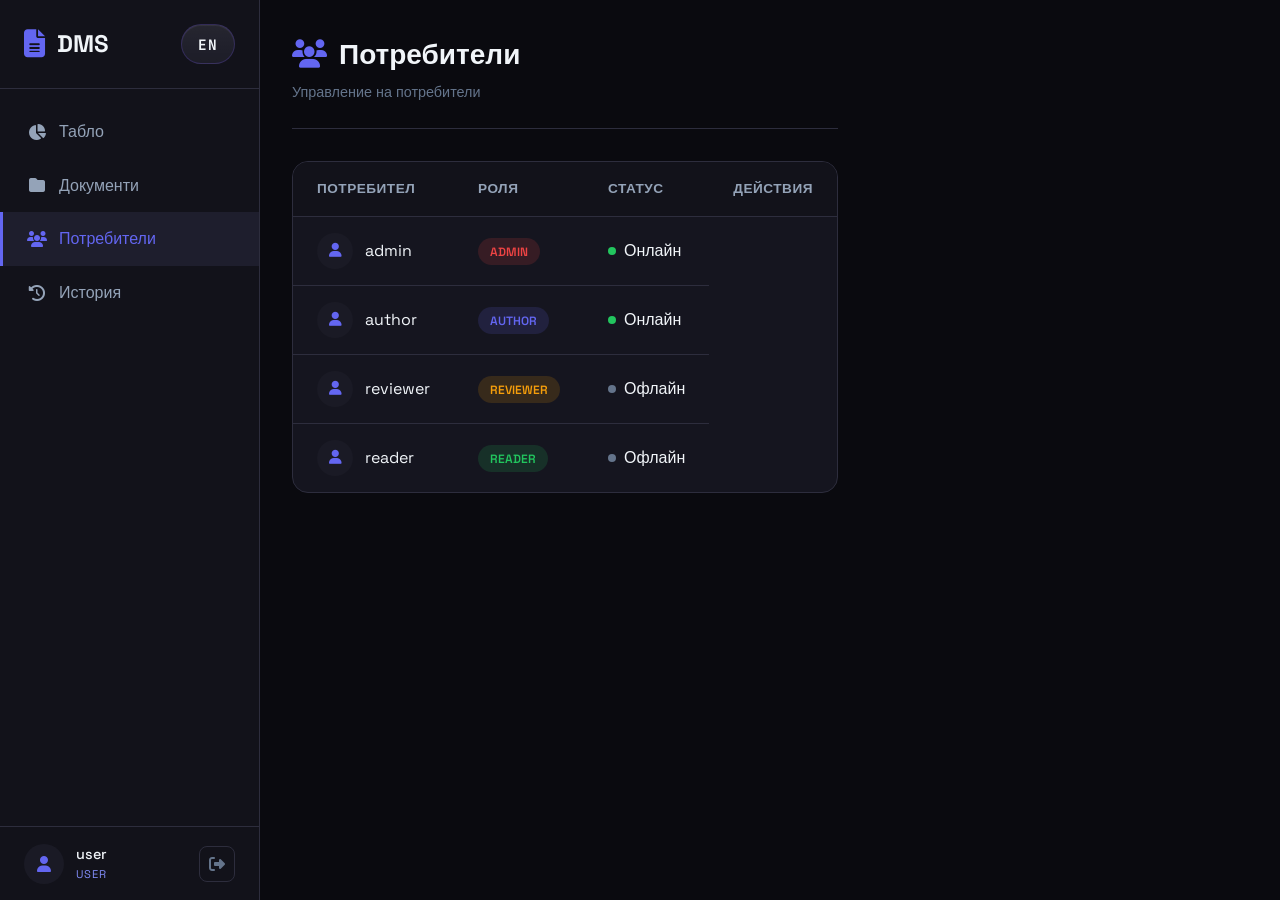
<file: dms-server/target/classes/static/users.html>
<!DOCTYPE html>
<html lang="bg">
<head>
    <meta charset="UTF-8">
    <meta name="viewport" content="width=device-width, initial-scale=1.0">
    <title data-i18n="users_title">DMS - Потребители</title>
    <link rel="stylesheet" href="css/shared.css">
    <link rel="stylesheet" href="css/users.css">
    <link rel="stylesheet" href="https://cdnjs.cloudflare.com/ajax/libs/font-awesome/6.5.1/css/all.min.css">
    <link href="https://fonts.googleapis.com/css2?family=JetBrains+Mono:wght@400;500;600&family=Space+Grotesk:wght@300;400;500;600;700&display=swap" rel="stylesheet">
</head>
<body>
    <div id="app-page" class="page active">
        <aside id="sidebar-root" class="sidebar"></aside>

        <main class="main-content">
            <div class="view active">
                <header class="view-header">
                    <div class="header-left">
                        <div>
                            <h1><i class="fas fa-users"></i> <span data-i18n="users_heading">Потребители</span></h1>
                            <p class="subtitle" data-i18n="users_subtitle">Управление на потребители</p>
                        </div>
                    </div>
                </header>

                <div class="content-area">
                    <div class="table-container">
                        <table class="data-table">
                            <thead>
                                <tr><th data-i18n="users_col_user">Потребител</th><th data-i18n="users_col_role">Роля</th><th data-i18n="users_col_status">Статус</th><th data-i18n="users_col_actions">Действия</th></tr>
                            </thead>
                            <tbody id="users-table-body">
                                <tr><td>admin</td><td>Admin</td><td>Активен</td><td><a href="add-user.html">Редакция</a></td></tr>
                                <tr><td>reviewer</td><td>Reviewer</td><td>Активен</td><td><a href="add-user.html">Редакция</a></td></tr>
                                <tr><td>author</td><td>Author</td><td>Активен</td><td><a href="add-user.html">Редакция</a></td></tr>
                            </tbody>
                        </table>
                    </div>
                </div>
            </div>
        </main>
    </div>
    <div id="toast-container" class="toast-container"></div>
    <script src="./js/shared/api.js"></script>
    <script src="./js/shared/common.js"></script>
    <script src="./js/users.js"></script>
</body>
</html>
</file>
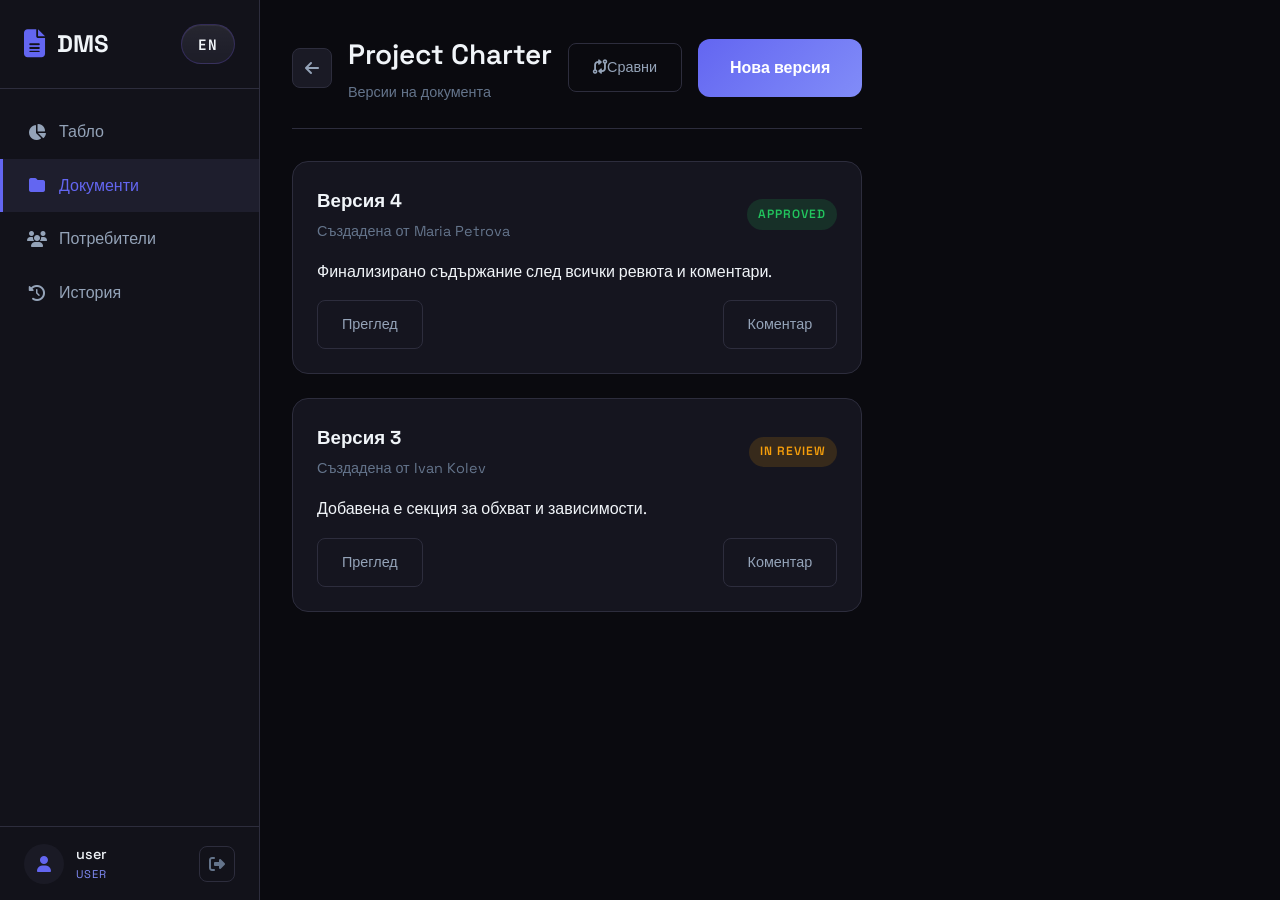
<file: dms-server/target/classes/static/versions.html>
<!DOCTYPE html>
<html lang="bg">
<head>
    <meta charset="UTF-8">
    <meta name="viewport" content="width=device-width, initial-scale=1.0">
    <title data-i18n="versions_title">DMS - Версии</title>
    <link rel="stylesheet" href="css/shared.css">
    <link rel="stylesheet" href="css/versions.css">
    <link rel="stylesheet" href="https://cdnjs.cloudflare.com/ajax/libs/font-awesome/6.5.1/css/all.min.css">
    <link href="https://fonts.googleapis.com/css2?family=JetBrains+Mono:wght@400;500;600&family=Space+Grotesk:wght@300;400;500;600;700&display=swap" rel="stylesheet">
</head>
<body>
    <div id="app-page" class="page active">
        <aside id="sidebar-root" class="sidebar"></aside>

        <main class="main-content">
            <div class="view active">
                <header class="view-header">
                    <div class="header-left">
                        <a href="documents.html" class="btn-back"><i class="fas fa-arrow-left"></i></a>
                        <div>
                            <h1 id="doc-title">Project Charter</h1>
                            <p class="subtitle" data-i18n="versions_subtitle">Версии на документа</p>
                        </div>
                    </div>
                    <div class="header-actions">
                        <a href="compare.html" class="btn-secondary"><i class="fas fa-code-compare"></i><span data-i18n="compare_button">Сравни</span></a>
                        <a href="create-version.html" class="btn-primary"><span data-i18n="new_version">Нова версия</span></a>
                    </div>
                </header>

                <div class="content-area">
                    <div id="versions-list" class="versions-list">
                        <article class="version-card">
                            <div class="version-card-top">
                                <div><h3>Версия 4</h3><p class="subtitle">Създадена от Maria Petrova</p></div>
                                <span class="status-badge approved">Approved</span>
                            </div>
                            <p>Финализирано съдържание след всички ревюта и коментари.</p>
                            <div class="version-card-actions">
                                <a href="view-version.html" class="btn-secondary">Преглед</a>
                                <a href="review-comment.html" class="btn-secondary">Коментар</a>
                            </div>
                        </article>
                        <article class="version-card">
                            <div class="version-card-top">
                                <div><h3>Версия 3</h3><p class="subtitle">Създадена от Ivan Kolev</p></div>
                                <span class="status-badge review">In Review</span>
                            </div>
                            <p>Добавена е секция за обхват и зависимости.</p>
                            <div class="version-card-actions">
                                <a href="view-version.html" class="btn-secondary">Преглед</a>
                                <a href="review-comment.html" class="btn-secondary">Коментар</a>
                            </div>
                        </article>
                    </div>
                </div>
            </div>
        </main>
    </div>
    <div id="toast-container" class="toast-container"></div>
    <script src="./js/shared/api.js"></script>
    <script src="./js/shared/common.js"></script>
    <script src="./js/versions.js"></script>
</body>
</html>
</file>
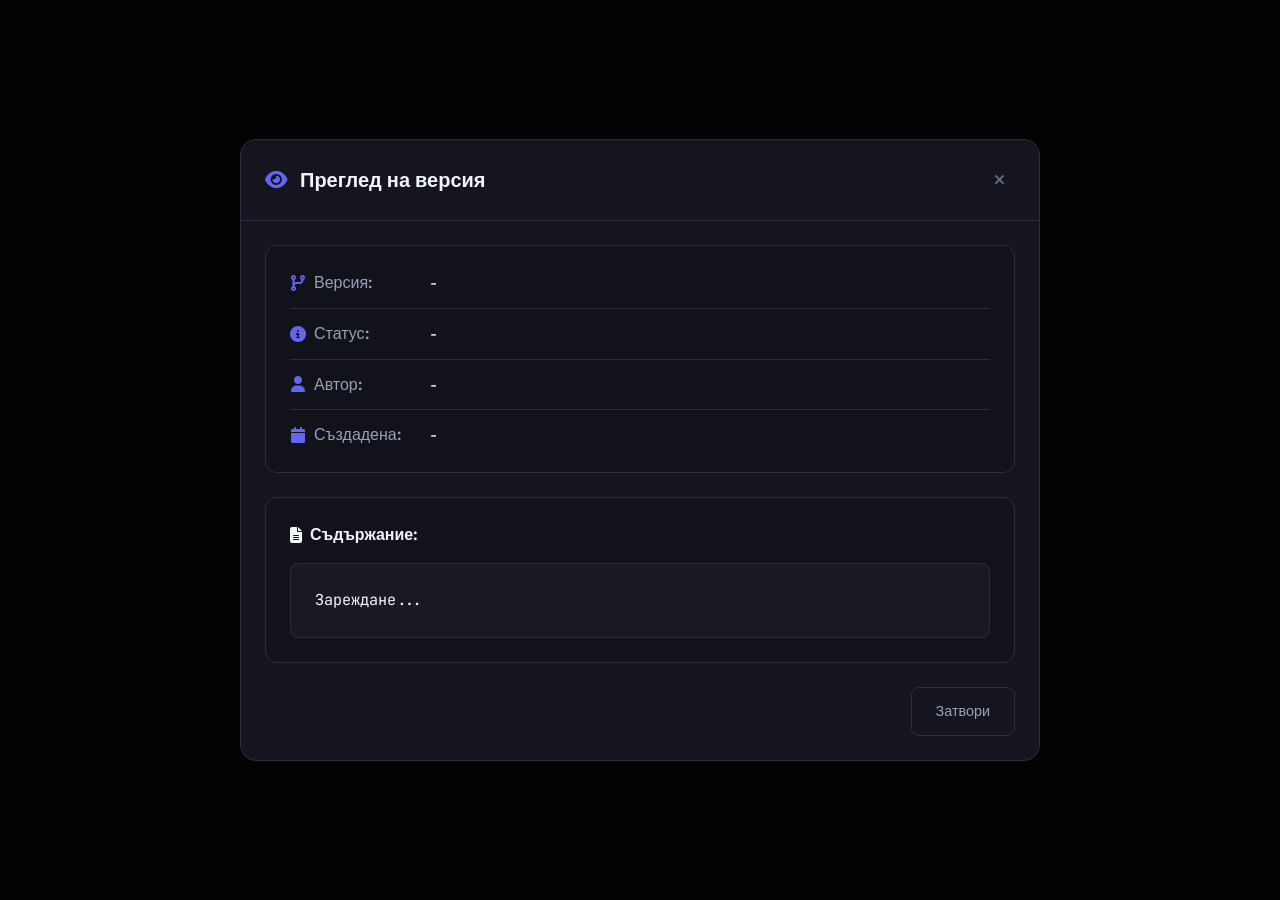
<file: dms-server/target/classes/static/view-version.html>
<!DOCTYPE html>
<html lang="bg">
<head>
    <meta charset="UTF-8">
    <meta name="viewport" content="width=device-width, initial-scale=1.0">
    <title>DMS - Преглед на версия</title>
    <link rel="stylesheet" href="css/shared.css">
    <link rel="stylesheet" href="css/view-version.css">
    <link rel="stylesheet" href="https://cdnjs.cloudflare.com/ajax/libs/font-awesome/6.5.1/css/all.min.css">
    <link href="https://fonts.googleapis.com/css2?family=JetBrains+Mono:wght@400;500;600&family=Space+Grotesk:wght@300;400;500;600;700&display=swap" rel="stylesheet">
</head>
<body class="modal-page">
    <div class="modal active">
        <div class="modal-overlay"></div>
        <div class="modal-content modal-large">
            <div class="modal-header">
                <h2><i class="fas fa-eye"></i> Преглед на версия</h2>
                <a href="versions.html" class="modal-close">&times;</a>
            </div>
            <div class="modal-body">
                <div class="version-metadata">
                    <div class="metadata-row"><span class="metadata-label"><i class="fas fa-code-branch"></i> Версия:</span><span id="view-version-number" class="metadata-value">-</span></div>
                    <div class="metadata-row"><span class="metadata-label"><i class="fas fa-info-circle"></i> Статус:</span><span id="view-version-status" class="metadata-value">-</span></div>
                    <div class="metadata-row"><span class="metadata-label"><i class="fas fa-user"></i> Автор:</span><span id="view-version-author" class="metadata-value">-</span></div>
                    <div class="metadata-row"><span class="metadata-label"><i class="fas fa-calendar"></i> Създадена:</span><span id="view-version-date" class="metadata-value">-</span></div>
                </div>
                <div class="version-content-container">
                    <div class="content-header"><label><i class="fas fa-file-alt"></i> Съдържание:</label></div>
                    <pre id="view-version-content" class="version-content-preview">Зареждане...</pre>
                </div>
            </div>
            <div class="modal-actions">
                <a href="versions.html" class="btn-secondary">Затвори</a>
            </div>
        </div>
    </div>
    <div id="toast-container" class="toast-container"></div>
    <script src="./js/shared/api.js"></script>
    <script src="./js/shared/common.js"></script>
    <script src="./js/versions.js"></script>
    <script src="./js/view-version.js"></script>
</body>
</html>
</file>
<file: dms-server/target/classes/static/css/shared.css>
/* ========================================
   DMS - Document Management System
   Dark/Light Theme Stylesheet
   ======================================== */

/* CSS Variables - Dark Theme (Default) */
:root {
    --bg-primary: #0a0a0f;
    --bg-secondary: #12121a;
    --bg-tertiary: #1a1a25;
    --bg-card: #15151f;
    --bg-hover: #1e1e2d;
    
    --accent-primary: #6366f1;
    --accent-secondary: #818cf8;
    --accent-glow: rgba(99, 102, 241, 0.3);
    
    --text-primary: #f1f5f9;
    --text-secondary: #94a3b8;
    --text-muted: #64748b;
    
    --border-color: #2d2d3d;
    --border-light: #3d3d4d;
    
    --success: #22c55e;
    --warning: #f59e0b;
    --danger: #ef4444;
    --info: #3b82f6;
    
    --status-draft: #64748b;
    --status-review: #f59e0b;
    --status-approved: #22c55e;
    --status-rejected: #ef4444;
    --status-active: #6366f1;
    
    --shadow-sm: 0 2px 8px rgba(0, 0, 0, 0.3);
    --shadow-md: 0 4px 20px rgba(0, 0, 0, 0.4);
    --shadow-lg: 0 8px 40px rgba(0, 0, 0, 0.5);
    --shadow-glow: 0 0 30px var(--accent-glow);
    
    --radius-sm: 8px;
    --radius-md: 12px;
    --radius-lg: 16px;
    --radius-xl: 24px;
    
    --transition-fast: 0.15s ease;
    --transition-normal: 0.3s ease;
    --transition-slow: 0.5s ease;
    
    --font-primary: 'Space Grotesk', sans-serif;
    --font-mono: 'JetBrains Mono', monospace;
}

/* Light Theme */
[data-theme="light"] {
    --bg-primary: #f8fafc;
    --bg-secondary: #ffffff;
    --bg-tertiary: #f1f5f9;
    --bg-card: #ffffff;
    --bg-hover: #e2e8f0;
    
    --text-primary: #1e293b;
    --text-secondary: #475569;
    --text-muted: #64748b;
    
    --border-color: #e2e8f0;
    --border-light: #cbd5e1;
    
    --shadow-sm: 0 2px 8px rgba(0, 0, 0, 0.08);
    --shadow-md: 0 4px 20px rgba(0, 0, 0, 0.1);
    --shadow-lg: 0 8px 40px rgba(0, 0, 0, 0.12);
    --shadow-glow: 0 0 30px rgba(99, 102, 241, 0.15);
}

/* Reset & Base */
* {
    margin: 0;
    padding: 0;
    box-sizing: border-box;
}

html {
    font-size: 16px;
    scroll-behavior: smooth;
}

body {
    font-family: var(--font-primary);
    background: var(--bg-primary);
    color: var(--text-primary);
    line-height: 1.6;
    min-height: 100vh;
    overflow-x: hidden;
    transition: background-color var(--transition-normal), color var(--transition-normal);
}

/* Page Transitions */
.page {
    display: none;
    opacity: 0;
    transition: opacity var(--transition-normal);
}

.page.active {
    display: flex;
    opacity: 1;
    animation: fadeIn 0.5s ease;
}

@keyframes fadeIn {
    from { opacity: 0; transform: translateY(10px); }
    to { opacity: 1; transform: translateY(0); }
}

/* ========================================
   Login Page
   ======================================== */

#login-page {
    min-height: 100vh;
    justify-content: center;
    align-items: center;
    position: relative;
    background: linear-gradient(135deg, var(--bg-primary) 0%, var(--bg-secondary) 100%);
}

.login-container {
    position: relative;
    z-index: 10;
    width: 100%;
    max-width: 420px;
    padding: 3rem;
    background: var(--bg-card);
    border: 1px solid var(--border-color);
    border-radius: var(--radius-xl);
    box-shadow: var(--shadow-lg), var(--shadow-glow);
    animation: slideUp 0.6s ease;
}

@keyframes slideUp {
    from { opacity: 0; transform: translateY(30px); }
    to { opacity: 1; transform: translateY(0); }
}

.login-header {
    text-align: center;
    margin-bottom: 2.5rem;
}

.logo-icon {
    width: 80px;
    height: 80px;
    margin: 0 auto 1.5rem;
    background: linear-gradient(135deg, var(--accent-primary), var(--accent-secondary));
    border-radius: var(--radius-lg);
    display: flex;
    align-items: center;
    justify-content: center;
    font-size: 2.5rem;
    color: white;
    box-shadow: var(--shadow-glow);
    animation: pulse 3s ease-in-out infinite;
}

@keyframes pulse {
    0%, 100% { transform: scale(1); box-shadow: var(--shadow-glow); }
    50% { transform: scale(1.05); box-shadow: 0 0 50px var(--accent-glow); }
}

.login-header h1 {
    font-size: 2rem;
    font-weight: 700;
    letter-spacing: 4px;
    margin-bottom: 0.5rem;
    background: linear-gradient(135deg, var(--text-primary), var(--accent-secondary));
    -webkit-background-clip: text;
    -webkit-text-fill-color: transparent;
    background-clip: text;
}

.tagline {
    color: var(--text-secondary);
    font-size: 0.9rem;
}

.login-form {
    display: flex;
    flex-direction: column;
    gap: 1.25rem;
}

.input-group {
    position: relative;
}

.input-group i {
    position: absolute;
    left: 1rem;
    top: 50%;
    transform: translateY(-50%);
    color: var(--text-muted);
    transition: color var(--transition-fast);
}

.input-group input {
    width: 100%;
    padding: 1rem 1rem 1rem 3rem;
    background: var(--bg-secondary);
    border: 1px solid var(--border-color);
    border-radius: var(--radius-md);
    color: var(--text-primary);
    font-family: var(--font-primary);
    font-size: 1rem;
    transition: all var(--transition-fast);
}

.input-group input:focus {
    outline: none;
    border-color: var(--accent-primary);
    box-shadow: 0 0 0 3px var(--accent-glow);
}

.input-group input:focus + i,
.input-group:focus-within i {
    color: var(--accent-primary);
}

.input-group input::placeholder {
    color: var(--text-muted);
}

.btn-primary {
    display: flex;
    align-items: center;
    justify-content: center;
    gap: 0.75rem;
    padding: 1rem 2rem;
    background: linear-gradient(135deg, var(--accent-primary), var(--accent-secondary));
    border: none;
    border-radius: var(--radius-md);
    color: white;
    font-family: var(--font-primary);
    font-size: 1rem;
    font-weight: 600;
    cursor: pointer;
    text-decoration: none;
    transition: all var(--transition-fast);
    position: relative;
    overflow: hidden;
}

.btn-primary,
.btn-secondary,
.btn-danger,
.btn-back,
.btn-logout,
.modal-close,
.quick-action-btn {
    text-decoration: none;
}

.btn-primary::before {
    content: '';
    position: absolute;
    top: 0;
    left: -100%;
    width: 100%;
    height: 100%;
    background: linear-gradient(90deg, transparent, rgba(255,255,255,0.2), transparent);
    transition: left 0.5s ease;
}

.btn-primary:hover {
    transform: translateY(-2px);
    box-shadow: var(--shadow-glow);
}

.btn-primary:hover::before {
    left: 100%;
}

.btn-primary:active {
    transform: translateY(0);
}

.login-footer {
    margin-top: 2rem;
    text-align: center;
    color: var(--text-muted);
    font-size: 0.85rem;
}

/* Background Effects */
.background-effects {
    position: fixed;
    top: 0;
    left: 0;
    width: 100%;
    height: 100%;
    pointer-events: none;
    overflow: hidden;
    z-index: 1;
}

.floating-shape {
    position: absolute;
    border-radius: 50%;
    filter: blur(80px);
    opacity: 0.4;
    animation: float 20s ease-in-out infinite;
}

[data-theme="light"] .floating-shape {
    opacity: 0.2;
}

.shape-1 {
    width: 400px;
    height: 400px;
    background: var(--accent-primary);
    top: -100px;
    right: -100px;
    animation-delay: 0s;
}

.shape-2 {
    width: 300px;
    height: 300px;
    background: var(--accent-secondary);
    bottom: -50px;
    left: -50px;
    animation-delay: -7s;
}

.shape-3 {
    width: 200px;
    height: 200px;
    background: #a855f7;
    top: 50%;
    left: 50%;
    animation-delay: -14s;
}

@keyframes float {
    0%, 100% { transform: translate(0, 0) rotate(0deg); }
    25% { transform: translate(30px, -30px) rotate(5deg); }
    50% { transform: translate(-20px, 20px) rotate(-5deg); }
    75% { transform: translate(20px, 10px) rotate(3deg); }
}

/* ========================================
   App Layout
   ======================================== */

#app-page {
    min-height: 100vh;
}

/* Sidebar */
.sidebar {
    position: fixed;
    left: 0;
    top: 0;
    width: 260px;
    height: 100vh;
    background: var(--bg-secondary);
    border-right: 1px solid var(--border-color);
    display: flex;
    flex-direction: column;
    z-index: 100;
    transition: background-color var(--transition-normal), border-color var(--transition-normal);
}

.sidebar-header {
    padding: 1.5rem;
    border-bottom: 1px solid var(--border-color);
    display: flex;
    justify-content: space-between;
    align-items: center;
}

.logo {
    display: flex;
    align-items: center;
    gap: 0.75rem;
    font-size: 1.5rem;
    font-weight: 700;
    color: var(--text-primary);
}

.logo i {
    color: var(--accent-primary);
    font-size: 1.75rem;
}

/* Theme Toggle */
.theme-toggle {
    width: 40px;
    height: 40px;
    background: var(--bg-tertiary);
    border: 1px solid var(--border-color);
    border-radius: var(--radius-sm);
    color: var(--text-secondary);
    cursor: pointer;
    display: flex;
    align-items: center;
    justify-content: center;
    font-size: 1.1rem;
    transition: all var(--transition-fast);
}

.theme-toggle:hover {
    background: var(--bg-hover);
    color: var(--accent-primary);
    border-color: var(--accent-primary);
}

.language-toggle {
    min-width: 54px;
    height: 40px;
    padding: 0 0.95rem;
    background:
        linear-gradient(180deg, rgba(255, 255, 255, 0.05), rgba(255, 255, 255, 0.01)),
        var(--bg-tertiary);
    border: 1px solid rgba(124, 92, 255, 0.22);
    border-radius: 999px;
    color: var(--text-primary);
    cursor: pointer;
    display: inline-flex;
    align-items: center;
    justify-content: center;
    font-family: var(--font-mono);
    font-size: 0.9rem;
    font-weight: 700;
    letter-spacing: 0.08em;
    box-shadow: inset 0 1px 0 rgba(255, 255, 255, 0.06);
    transition: all var(--transition-fast);
}

.language-toggle:hover {
    transform: translateY(-1px);
    background:
        linear-gradient(180deg, rgba(124, 92, 255, 0.18), rgba(124, 92, 255, 0.06)),
        var(--bg-hover);
    border-color: rgba(124, 92, 255, 0.45);
    box-shadow:
        0 10px 24px rgba(76, 46, 161, 0.18),
        inset 0 1px 0 rgba(255, 255, 255, 0.08);
}

.language-toggle:active {
    transform: translateY(0);
}

.language-toggle.standalone {
    position: fixed;
    top: 1.5rem;
    right: 1.5rem;
    z-index: 20;
    backdrop-filter: blur(14px);
}

[data-theme="light"] .theme-toggle i::before {
    content: "\f185"; /* sun icon */
}

.sidebar-nav {
    flex: 1;
    padding: 1rem 0;
}

.nav-item {
    display: flex;
    align-items: center;
    gap: 0.75rem;
    padding: 0.875rem 1.5rem;
    color: var(--text-secondary);
    text-decoration: none;
    transition: all var(--transition-fast);
    border-left: 3px solid transparent;
}

.nav-item:hover {
    background: var(--bg-hover);
    color: var(--text-primary);
}

.nav-item.active {
    background: var(--bg-hover);
    color: var(--accent-primary);
    border-left-color: var(--accent-primary);
}

.nav-item i {
    width: 20px;
    text-align: center;
}

.sidebar-footer {
    padding: 1rem 1.5rem;
    border-top: 1px solid var(--border-color);
    display: flex;
    align-items: center;
    justify-content: space-between;
}

.user-info {
    display: flex;
    align-items: center;
    gap: 0.75rem;
}

.user-avatar {
    width: 40px;
    height: 40px;
    background: var(--bg-tertiary);
    border-radius: 50%;
    display: flex;
    align-items: center;
    justify-content: center;
    color: var(--accent-primary);
}

.user-details {
    display: flex;
    flex-direction: column;
}

.user-details span:first-child {
    font-weight: 500;
    font-size: 0.9rem;
}

.role-badge {
    font-size: 0.7rem;
    color: var(--accent-secondary);
    text-transform: uppercase;
    letter-spacing: 1px;
}

.btn-logout {
    width: 36px;
    height: 36px;
    display: inline-flex;
    align-items: center;
    justify-content: center;
    flex-shrink: 0;
    background: transparent;
    border: 1px solid var(--border-color);
    border-radius: var(--radius-sm);
    color: var(--text-muted);
    cursor: pointer;
    text-decoration: none;
    transition: all var(--transition-fast);
}

.btn-logout:hover {
    background: var(--danger);
    border-color: var(--danger);
    color: white;
}

/* Main Content */
.main-content {
    margin-left: 260px;
    min-height: 100vh;
    background: var(--bg-primary);
    transition: background-color var(--transition-normal);
}

.view {
    display: none;
    padding: 2rem;
    animation: fadeIn 0.3s ease;
}

.view.active {
    display: block;
}

.view-header {
    display: flex;
    justify-content: space-between;
    align-items: center;
    margin-bottom: 2rem;
    padding-bottom: 1.5rem;
    border-bottom: 1px solid var(--border-color);
    flex-wrap: wrap;
    gap: 1rem;
}

.header-left {
    display: flex;
    align-items: center;
    gap: 1rem;
}

.header-left h1 {
    font-size: 1.75rem;
    font-weight: 600;
    display: flex;
    align-items: center;
    gap: 0.75rem;
}

.header-left h1 i {
    color: var(--accent-primary);
}

.subtitle {
    color: var(--text-muted);
    font-size: 0.9rem;
    margin-top: 0.25rem;
}

.header-actions {
    display: flex;
    align-items: center;
    gap: 1rem;
}

/* Search Box */
.search-box {
    position: relative;
    display: flex;
    align-items: center;
}

.search-box i {
    position: absolute;
    left: 1rem;
    color: var(--text-muted);
}

.search-box input {
    padding: 0.75rem 2.5rem 0.75rem 2.75rem;
    background: var(--bg-secondary);
    border: 1px solid var(--border-color);
    border-radius: var(--radius-md);
    color: var(--text-primary);
    font-family: var(--font-primary);
    font-size: 0.9rem;
    width: 250px;
    transition: all var(--transition-fast);
}

.search-box input:focus {
    outline: none;
    border-color: var(--accent-primary);
    box-shadow: 0 0 0 3px var(--accent-glow);
}

.search-box input::placeholder {
    color: var(--text-muted);
}

.clear-search {
    position: absolute;
    right: 0.75rem;
    background: none;
    border: none;
    color: var(--text-muted);
    cursor: pointer;
    padding: 0.25rem;
    display: flex;
    align-items: center;
    justify-content: center;
    transition: color var(--transition-fast);
}

.clear-search:hover {
    color: var(--text-primary);
}

.clear-search.hidden {
    display: none;
}

/* Filter Select */
.filter-group {
    display: flex;
    align-items: center;
    gap: 0.5rem;
}

.filter-select {
    padding: 0.75rem 2.5rem 0.75rem 1rem;
    background: var(--bg-secondary);
    border: 1px solid var(--border-color);
    border-radius: var(--radius-md);
    color: var(--text-primary);
    font-family: var(--font-primary);
    font-size: 0.9rem;
    cursor: pointer;
    appearance: none;
    background-image: url("data:image/svg+xml,%3Csvg xmlns='http://www.w3.org/2000/svg' width='12' height='12' viewBox='0 0 12 12'%3E%3Cpath fill='%2364748b' d='M6 8L1 3h10z'/%3E%3C/svg%3E");
    background-repeat: no-repeat;
    background-position: right 1rem center;
    transition: all var(--transition-fast);
}

.filter-select:focus {
    outline: none;
    border-color: var(--accent-primary);
}

.btn-back {
    width: 40px;
    height: 40px;
    display: inline-flex;
    align-items: center;
    justify-content: center;
    flex-shrink: 0;
    background: var(--bg-tertiary);
    border: 1px solid var(--border-color);
    border-radius: var(--radius-sm);
    color: var(--text-secondary);
    cursor: pointer;
    transition: all var(--transition-fast);
}

.btn-back:hover {
    background: var(--bg-hover);
    color: var(--text-primary);
    border-color: var(--accent-primary);
}

/* ========================================
   Dashboard
   ======================================== */

.stats-grid {
    display: grid;
    grid-template-columns: repeat(auto-fit, minmax(240px, 1fr));
    gap: 1.5rem;
    margin-bottom: 2rem;
}

.stat-card {
    background: var(--bg-card);
    border: 1px solid var(--border-color);
    border-radius: var(--radius-lg);
    padding: 1.5rem;
    display: flex;
    align-items: center;
    gap: 1.25rem;
    transition: all var(--transition-fast);
}

.stat-card:hover {
    transform: translateY(-4px);
    box-shadow: var(--shadow-md);
    border-color: var(--border-light);
}

.stat-icon {
    width: 60px;
    height: 60px;
    border-radius: var(--radius-md);
    display: flex;
    align-items: center;
    justify-content: center;
    font-size: 1.5rem;
}

.stat-icon.blue {
    background: rgba(99, 102, 241, 0.15);
    color: var(--accent-primary);
}

.stat-icon.purple {
    background: rgba(168, 85, 247, 0.15);
    color: #a855f7;
}

.stat-icon.orange {
    background: rgba(245, 158, 11, 0.15);
    color: var(--warning);
}

.stat-icon.green {
    background: rgba(34, 197, 94, 0.15);
    color: var(--success);
}

.stat-info {
    display: flex;
    flex-direction: column;
}

.stat-value {
    font-size: 2rem;
    font-weight: 700;
    color: var(--text-primary);
    line-height: 1.2;
}

.stat-label {
    color: var(--text-muted);
    font-size: 0.9rem;
}

.dashboard-grid {
    display: grid;
    grid-template-columns: 1fr 1fr;
    gap: 1.5rem;
}

.dashboard-column {
    display: flex;
    flex-direction: column;
    gap: 1.5rem;
}

.dashboard-charts {
    display: grid;
    grid-template-columns: repeat(auto-fit, minmax(400px, 1fr));
    gap: 1.5rem;
}

.chart-card {
    background: var(--bg-card);
    border: 1px solid var(--border-color);
    border-radius: var(--radius-lg);
    padding: 1.5rem;
}

.chart-card h3 {
    font-size: 1.1rem;
    font-weight: 600;
    margin-bottom: 1.5rem;
    display: flex;
    align-items: center;
    gap: 0.75rem;
    color: var(--text-primary);
}

.chart-card h3 i {
    color: var(--accent-primary);
}

.chart-container {
    min-height: 200px;
}

/* Bar Chart */
.bar-chart {
    display: flex;
    align-items: flex-end;
    justify-content: space-around;
    height: 200px;
    padding: 1rem 0;
    gap: 1rem;
}

.bar-item {
    display: flex;
    flex-direction: column;
    align-items: center;
    gap: 0.5rem;
    flex: 1;
}

.bar {
    width: 100%;
    max-width: 60px;
    border-radius: var(--radius-sm) var(--radius-sm) 0 0;
    transition: height 0.5s ease;
    position: relative;
}

.bar::after {
    content: attr(data-value);
    position: absolute;
    top: -25px;
    left: 50%;
    transform: translateX(-50%);
    font-size: 0.85rem;
    font-weight: 600;
    color: var(--text-primary);
}

.bar.draft { background: linear-gradient(to top, var(--status-draft), #94a3b8); }
.bar.in_review { background: linear-gradient(to top, var(--status-review), #fbbf24); }
.bar.approved { background: linear-gradient(to top, var(--status-approved), #4ade80); }
.bar.rejected { background: linear-gradient(to top, var(--status-rejected), #f87171); }
.bar.active { background: linear-gradient(to top, var(--status-active), #818cf8); }

.bar-label {
    font-size: 0.75rem;
    color: var(--text-muted);
    text-align: center;
}

/* Recent List */
.recent-list {
    display: flex;
    flex-direction: column;
    gap: 0.75rem;
    max-height: 250px;
    overflow-y: auto;
}

.recent-item {
    display: flex;
    align-items: center;
    gap: 1rem;
    padding: 0.75rem;
    background: var(--bg-secondary);
    border-radius: var(--radius-sm);
    transition: all var(--transition-fast);
    cursor: pointer;
}

.recent-item:hover {
    background: var(--bg-hover);
}

.recent-item i {
    color: var(--accent-primary);
}

.recent-item-info {
    flex: 1;
}

.recent-item-title {
    font-weight: 500;
    color: var(--text-primary);
    font-size: 0.9rem;
}

.recent-item-date {
    font-size: 0.75rem;
    color: var(--text-muted);
}

/* Pending Versions List */
.pending-list {
    display: flex;
    flex-direction: column;
    gap: 0.75rem;
    max-height: 250px;
    overflow-y: auto;
}

.pending-item {
    display: flex;
    align-items: center;
    justify-content: space-between;
    padding: 0.75rem;
    background: var(--bg-secondary);
    border-radius: var(--radius-sm);
    border-left: 3px solid var(--warning);
    transition: all var(--transition-fast);
}

.pending-item:hover {
    background: var(--bg-hover);
}

.pending-item-info {
    flex: 1;
}

.pending-item-title {
    font-weight: 500;
    color: var(--text-primary);
    font-size: 0.9rem;
}

.pending-item-meta {
    font-size: 0.75rem;
    color: var(--text-muted);
    display: flex;
    align-items: center;
    gap: 0.5rem;
    margin-top: 0.25rem;
}

.pending-item-actions {
    display: flex;
    gap: 0.5rem;
}

.pending-item-actions button {
    width: 32px;
    height: 32px;
    border: none;
    border-radius: var(--radius-sm);
    cursor: pointer;
    display: flex;
    align-items: center;
    justify-content: center;
    transition: all var(--transition-fast);
}

.pending-item-actions .btn-approve-small {
    background: rgba(34, 197, 94, 0.15);
    color: var(--success);
}

.pending-item-actions .btn-approve-small:hover {
    background: var(--success);
    color: white;
}

.pending-item-actions .btn-reject-small {
    background: rgba(239, 68, 68, 0.15);
    color: var(--danger);
}

.pending-item-actions .btn-reject-small:hover {
    background: var(--danger);
    color: white;
}

/* Activity List */
.activity-list {
    display: flex;
    flex-direction: column;
    gap: 0.5rem;
    max-height: 200px;
    overflow-y: auto;
}

.activity-item {
    display: flex;
    align-items: flex-start;
    gap: 0.75rem;
    padding: 0.5rem;
    border-radius: var(--radius-sm);
    transition: all var(--transition-fast);
}

.activity-item:hover {
    background: var(--bg-secondary);
}

.activity-icon {
    width: 28px;
    height: 28px;
    border-radius: 50%;
    display: flex;
    align-items: center;
    justify-content: center;
    font-size: 0.75rem;
    flex-shrink: 0;
}

.activity-icon.create { background: rgba(34, 197, 94, 0.15); color: var(--success); }
.activity-icon.update { background: rgba(99, 102, 241, 0.15); color: var(--accent-primary); }
.activity-icon.delete { background: rgba(239, 68, 68, 0.15); color: var(--danger); }
.activity-icon.approve { background: rgba(34, 197, 94, 0.15); color: var(--success); }
.activity-icon.reject { background: rgba(245, 158, 11, 0.15); color: var(--warning); }
.activity-icon.login { background: rgba(59, 130, 246, 0.15); color: var(--info); }

.activity-content {
    flex: 1;
    min-width: 0;
}

.activity-text {
    font-size: 0.85rem;
    color: var(--text-primary);
    white-space: nowrap;
    overflow: hidden;
    text-overflow: ellipsis;
}

.activity-time {
    font-size: 0.7rem;
    color: var(--text-muted);
}

/* Quick Actions */
.quick-actions-card {
    background: linear-gradient(135deg, var(--bg-card) 0%, var(--bg-tertiary) 100%);
}

.quick-actions {
    display: grid;
    grid-template-columns: 1fr 1fr;
    gap: 0.75rem;
}

.quick-action-btn {
    display: flex;
    flex-direction: column;
    align-items: center;
    justify-content: center;
    gap: 0.5rem;
    padding: 1rem;
    background: var(--bg-secondary);
    border: 1px solid var(--border-color);
    border-radius: var(--radius-md);
    color: var(--text-secondary);
    cursor: pointer;
    transition: all var(--transition-fast);
    font-family: var(--font-primary);
}

.quick-action-btn:hover {
    background: var(--bg-hover);
    border-color: var(--accent-primary);
    color: var(--accent-primary);
    transform: translateY(-2px);
}

.quick-action-btn i {
    font-size: 1.25rem;
}

.quick-action-btn span {
    font-size: 0.8rem;
    font-weight: 500;
}

/* Empty state for lists */
.empty-list-message {
    text-align: center;
    padding: 2rem 1rem;
    color: var(--text-muted);
    font-size: 0.9rem;
}

.empty-list-message i {
    font-size: 2rem;
    margin-bottom: 0.5rem;
    opacity: 0.5;
    display: block;
}

@media (max-width: 1024px) {
    .dashboard-grid {
        grid-template-columns: 1fr;
    }
}

/* Compare Versions */
.compare-selector {
    display: flex;
    align-items: flex-end;
    gap: 1rem;
    padding: 1.5rem;
    background: var(--bg-card);
    border: 1px solid var(--border-color);
    border-radius: var(--radius-lg);
    margin-bottom: 1.5rem;
    flex-wrap: wrap;
}

.compare-select-group {
    display: flex;
    flex-direction: column;
    gap: 0.5rem;
    flex: 1;
    min-width: 150px;
}

.compare-select-group label {
    font-size: 0.85rem;
    color: var(--text-secondary);
}

.compare-arrow {
    display: flex;
    align-items: center;
    justify-content: center;
    width: 40px;
    height: 40px;
    color: var(--text-muted);
    font-size: 1.25rem;
}

.compare-result {
    background: var(--bg-card);
    border: 1px solid var(--border-color);
    border-radius: var(--radius-lg);
    min-height: 300px;
}

.compare-panels {
    display: grid;
    grid-template-columns: 1fr 1fr;
    gap: 0;
}

.compare-panel {
    padding: 1.5rem;
    border-right: 1px solid var(--border-color);
}

.compare-panel:last-child {
    border-right: none;
}

.compare-panel-header {
    display: flex;
    align-items: center;
    justify-content: space-between;
    margin-bottom: 1rem;
    padding-bottom: 0.75rem;
    border-bottom: 1px solid var(--border-color);
}

.compare-panel-title {
    font-weight: 600;
    color: var(--text-primary);
    display: flex;
    align-items: center;
    gap: 0.5rem;
}

.compare-panel-content {
    font-family: var(--font-mono);
    font-size: 0.9rem;
    line-height: 1.8;
    color: var(--text-secondary);
    white-space: pre-wrap;
    max-height: 400px;
    overflow-y: auto;
}

.diff-added {
    background: rgba(34, 197, 94, 0.15);
    color: var(--success);
    padding: 0 4px;
    border-radius: 2px;
}

.diff-removed {
    background: rgba(239, 68, 68, 0.15);
    color: var(--danger);
    text-decoration: line-through;
    padding: 0 4px;
    border-radius: 2px;
}

/* Edit Version Info */
.edit-version-info {
    display: flex;
    align-items: center;
    gap: 0.75rem;
    padding: 1rem;
    background: rgba(99, 102, 241, 0.1);
    border: 1px solid rgba(99, 102, 241, 0.3);
    border-radius: var(--radius-md);
    color: var(--accent-secondary);
    font-size: 0.9rem;
}

.edit-version-info i {
    font-size: 1.25rem;
    color: var(--accent-primary);
}

.modal-content.modal-large {
    max-width: 800px;
}

/* Export Editor */
.export-editor-container {
    margin-bottom: 1.5rem;
}

.export-editor-container label {
    display: block;
    margin-bottom: 0.75rem;
    color: var(--text-secondary);
    font-size: 0.9rem;
}

.export-editor {
    width: 100%;
    min-height: 300px;
    padding: 1rem;
    background: var(--bg-secondary);
    border: 1px solid var(--border-color);
    border-radius: var(--radius-md);
    color: var(--text-primary);
    font-family: var(--font-mono);
    font-size: 0.9rem;
    line-height: 1.6;
    resize: vertical;
    transition: all var(--transition-fast);
}

.export-editor:focus {
    outline: none;
    border-color: var(--accent-primary);
    box-shadow: 0 0 0 3px var(--accent-glow);
}

.export-actions {
    display: flex;
    gap: 1rem;
    justify-content: center;
}

/* Export Options */
.export-options {
    display: grid;
    grid-template-columns: 1fr 1fr;
    gap: 1rem;
    margin-top: 1.5rem;
}

.export-option-btn {
    display: flex;
    flex-direction: column;
    align-items: center;
    justify-content: center;
    gap: 0.75rem;
    padding: 1.5rem;
    background: var(--bg-secondary);
    border: 2px solid var(--border-color);
    border-radius: var(--radius-md);
    color: var(--text-secondary);
    cursor: pointer;
    transition: all var(--transition-fast);
    font-family: var(--font-primary);
}

.export-option-btn:hover {
    border-color: var(--accent-primary);
    color: var(--accent-primary);
    transform: translateY(-2px);
}

.export-option-btn i {
    font-size: 2rem;
}

.export-option-btn span {
    font-size: 0.9rem;
    font-weight: 500;
}

/* ========================================
   View Version Modal Styles
   ======================================== */

.version-metadata {
    background: var(--bg-secondary);
    border: 1px solid var(--border-color);
    border-radius: var(--radius-md);
    padding: 1.5rem;
    margin-bottom: 1.5rem;
}

.metadata-row {
    display: flex;
    align-items: center;
    padding: 0.75rem 0;
    border-bottom: 1px solid var(--border-color);
}

.metadata-row:last-child {
    border-bottom: none;
    padding-bottom: 0;
}

.metadata-row:first-child {
    padding-top: 0;
}

.metadata-label {
    flex: 0 0 140px;
    font-weight: 500;
    color: var(--text-secondary);
    display: flex;
    align-items: center;
    gap: 0.5rem;
}

.metadata-label i {
    width: 16px;
    text-align: center;
    color: var(--accent-primary);
}

.metadata-value {
    flex: 1;
    color: var(--text-primary);
    font-weight: 500;
}

.version-content-container {
    background: var(--bg-secondary);
    border: 1px solid var(--border-color);
    border-radius: var(--radius-md);
    padding: 1.5rem;
}

.content-header {
    display: flex;
    align-items: center;
    justify-content: space-between;
    margin-bottom: 1rem;
}

.content-header label {
    font-weight: 600;
    color: var(--text-primary);
    display: flex;
    align-items: center;
    gap: 0.5rem;
}

.btn-icon {
    width: 36px;
    height: 36px;
    background: var(--bg-tertiary);
    border: 1px solid var(--border-color);
    border-radius: var(--radius-sm);
    color: var(--text-secondary);
    cursor: pointer;
    display: flex;
    align-items: center;
    justify-content: center;
    transition: all var(--transition-fast);
}

.btn-icon:hover {
    background: var(--accent-primary);
    color: white;
    border-color: var(--accent-primary);
    transform: translateY(-2px);
}

.version-content-preview {
    background: var(--bg-tertiary);
    border: 1px solid var(--border-color);
    border-radius: var(--radius-sm);
    padding: 1.5rem;
    color: var(--text-primary);
    font-family: var(--font-mono);
    font-size: 0.95rem;
    line-height: 1.6;
    white-space: pre-wrap;
    word-wrap: break-word;
    max-height: 400px;
    overflow-y: auto;
    margin: 0;
}

.version-content-preview::-webkit-scrollbar {
    width: 8px;
}

.version-content-preview::-webkit-scrollbar-track {
    background: var(--bg-secondary);
    border-radius: var(--radius-sm);
}

.version-content-preview::-webkit-scrollbar-thumb {
    background: var(--border-color);
    border-radius: var(--radius-sm);
}

.version-content-preview::-webkit-scrollbar-thumb:hover {
    background: var(--accent-primary);
}

/* Full width select */
.filter-select.full-width {
    width: 100%;
}

/* User table actions */
.user-actions {
    display: flex;
    gap: 0.5rem;
}

.btn-delete-user {
    width: 32px;
    height: 32px;
    background: rgba(239, 68, 68, 0.1);
    border: none;
    border-radius: var(--radius-sm);
    color: var(--danger);
    cursor: pointer;
    display: flex;
    align-items: center;
    justify-content: center;
    transition: all var(--transition-fast);
}

.btn-delete-user:hover {
    background: var(--danger);
    color: white;
}

@media (max-width: 768px) {
    .compare-panels {
        grid-template-columns: 1fr;
    }
    
    .compare-panel {
        border-right: none;
        border-bottom: 1px solid var(--border-color);
    }
    
    .compare-panel:last-child {
        border-bottom: none;
    }
    
    .export-options {
        grid-template-columns: 1fr;
    }
}

/* ========================================
   Documents Grid
   ======================================== */

.documents-grid {
    display: grid;
    grid-template-columns: repeat(auto-fill, minmax(300px, 1fr));
    gap: 1.5rem;
}

.document-card {
    background: var(--bg-card);
    border: 1px solid var(--border-color);
    border-radius: var(--radius-lg);
    padding: 1.5rem;
    cursor: pointer;
    transition: all var(--transition-fast);
    position: relative;
    overflow: hidden;
}

.document-card::before {
    content: '';
    position: absolute;
    top: 0;
    left: 0;
    width: 100%;
    height: 3px;
    background: linear-gradient(90deg, var(--accent-primary), var(--accent-secondary));
    transform: scaleX(0);
    transform-origin: left;
    transition: transform var(--transition-fast);
}

.document-card:hover {
    border-color: var(--accent-primary);
    transform: translateY(-4px);
    box-shadow: var(--shadow-md);
}

.document-card:hover::before {
    transform: scaleX(1);
}

.document-card .card-header {
    display: flex;
    justify-content: space-between;
    align-items: flex-start;
    margin-bottom: 1rem;
}

.document-card .card-icon {
    width: 50px;
    height: 50px;
    background: var(--bg-tertiary);
    border-radius: var(--radius-md);
    display: flex;
    align-items: center;
    justify-content: center;
    font-size: 1.25rem;
    color: var(--accent-primary);
}

.document-card .card-actions {
    display: flex;
    gap: 0.5rem;
    opacity: 0;
    transition: opacity var(--transition-fast);
}

.document-card:hover .card-actions {
    opacity: 1;
}

.btn-icon {
    width: 32px;
    height: 32px;
    background: var(--bg-secondary);
    border: 1px solid var(--border-color);
    border-radius: var(--radius-sm);
    color: var(--text-muted);
    cursor: pointer;
    display: flex;
    align-items: center;
    justify-content: center;
    transition: all var(--transition-fast);
}

.btn-icon:hover {
    background: var(--bg-hover);
    color: var(--text-primary);
}

.btn-icon.delete:hover {
    background: var(--danger);
    border-color: var(--danger);
    color: white;
}

.document-card h3 {
    font-size: 1.1rem;
    font-weight: 600;
    margin-bottom: 0.5rem;
    color: var(--text-primary);
}

.document-card .card-meta {
    display: flex;
    align-items: center;
    gap: 1rem;
    color: var(--text-muted);
    font-size: 0.85rem;
}

.document-card .card-meta i {
    margin-right: 0.25rem;
}

/* No results */
.no-results {
    grid-column: 1 / -1;
    text-align: center;
    padding: 3rem;
    color: var(--text-muted);
}

.no-results i {
    font-size: 3rem;
    margin-bottom: 1rem;
    opacity: 0.5;
}

.no-results h3 {
    color: var(--text-secondary);
    margin-bottom: 0.5rem;
}

/* ========================================
   Versions List
   ======================================== */

.versions-list {
    display: flex;
    flex-direction: column;
    gap: 1rem;
}

.version-card {
    background: var(--bg-card);
    border: 1px solid var(--border-color);
    border-radius: var(--radius-lg);
    padding: 1.5rem;
    transition: all var(--transition-fast);
    animation: slideIn 0.3s ease;
}

@keyframes slideIn {
    from { opacity: 0; transform: translateX(-20px); }
    to { opacity: 1; transform: translateX(0); }
}

.version-card:hover {
    border-color: var(--border-light);
}

.version-header {
    display: flex;
    justify-content: space-between;
    align-items: center;
    margin-bottom: 1rem;
}

.version-info {
    display: flex;
    align-items: center;
    gap: 1rem;
}

.version-number {
    font-family: var(--font-mono);
    font-size: 1.1rem;
    font-weight: 600;
    color: var(--text-primary);
}

.status-badge {
    padding: 0.35rem 0.75rem;
    border-radius: 20px;
    font-size: 0.75rem;
    font-weight: 600;
    text-transform: uppercase;
    letter-spacing: 0.5px;
}

.status-badge.draft {
    background: rgba(100, 116, 139, 0.2);
    color: var(--status-draft);
}

.status-badge.in_review {
    background: rgba(245, 158, 11, 0.2);
    color: var(--status-review);
}

.status-badge.approved {
    background: rgba(34, 197, 94, 0.2);
    color: var(--status-approved);
}

.status-badge.rejected {
    background: rgba(239, 68, 68, 0.2);
    color: var(--status-rejected);
}

.status-badge.active {
    background: rgba(99, 102, 241, 0.2);
    color: var(--status-active);
}

.version-content {
    padding: 1rem;
    background: var(--bg-secondary);
    border-radius: var(--radius-sm);
    color: var(--text-secondary);
    font-family: var(--font-mono);
    font-size: 0.9rem;
    margin-bottom: 1rem;
    white-space: pre-wrap;
    max-height: 150px;
    overflow-y: auto;
}

.version-actions {
    display: flex;
    gap: 0.75rem;
    flex-wrap: wrap;
}

.btn-action {
    padding: 0.5rem 1rem;
    border: none;
    border-radius: var(--radius-sm);
    font-family: var(--font-primary);
    font-size: 0.85rem;
    font-weight: 500;
    cursor: pointer;
    transition: all var(--transition-fast);
    display: flex;
    align-items: center;
    gap: 0.5rem;
}

.btn-edit {
    background: var(--bg-tertiary);
    color: var(--text-secondary);
    border: 1px solid var(--border-color);
}

.btn-edit:hover {
    background: var(--accent-primary);
    color: white;
    border-color: var(--accent-primary);
    transform: translateY(-2px);
}

.btn-submit {
    background: var(--info);
    color: white;
}

.btn-submit:hover {
    background: #2563eb;
    transform: translateY(-2px);
}

.btn-approve {
    background: var(--success);
    color: white;
}

.btn-approve:hover {
    background: #16a34a;
    transform: translateY(-2px);
}

.btn-reject {
    background: var(--danger);
    color: white;
}

.btn-reject:hover {
    background: #dc2626;
    transform: translateY(-2px);
}

.btn-activate {
    background: var(--accent-primary);
    color: white;
}

.btn-activate:hover {
    background: var(--accent-secondary);
    transform: translateY(-2px);
}

.btn-view {
    background: var(--bg-tertiary);
    color: var(--text-primary);
    border: 1px solid var(--border-color);
}

.btn-view:hover {
    background: var(--accent-primary);
    color: white;
    border-color: var(--accent-primary);
    transform: translateY(-2px);
}

/* Empty State */
.empty-state {
    text-align: center;
    padding: 4rem 2rem;
    color: var(--text-muted);
}

.empty-state i {
    font-size: 4rem;
    margin-bottom: 1.5rem;
    opacity: 0.5;
}

.empty-state h3 {
    font-size: 1.25rem;
    color: var(--text-secondary);
    margin-bottom: 0.5rem;
}

/* ========================================
   Users Table
   ======================================== */

.table-container {
    background: var(--bg-card);
    border: 1px solid var(--border-color);
    border-radius: var(--radius-lg);
    overflow: hidden;
}

.data-table {
    width: 100%;
    border-collapse: collapse;
}

.data-table th,
.data-table td {
    padding: 1rem 1.5rem;
    text-align: left;
}

.data-table th {
    background: var(--bg-secondary);
    color: var(--text-secondary);
    font-weight: 600;
    font-size: 0.85rem;
    text-transform: uppercase;
    letter-spacing: 0.5px;
    border-bottom: 1px solid var(--border-color);
}

.data-table td {
    border-bottom: 1px solid var(--border-color);
    color: var(--text-primary);
}

.data-table tr:last-child td {
    border-bottom: none;
}

.data-table tr:hover td {
    background: var(--bg-hover);
}

.user-cell {
    display: flex;
    align-items: center;
    gap: 0.75rem;
}

.user-cell .avatar {
    width: 36px;
    height: 36px;
    background: var(--bg-tertiary);
    border-radius: 50%;
    display: flex;
    align-items: center;
    justify-content: center;
    color: var(--accent-primary);
    font-size: 0.9rem;
}

.role-tag {
    padding: 0.35rem 0.75rem;
    border-radius: 20px;
    font-size: 0.75rem;
    font-weight: 600;
    text-transform: uppercase;
}

.role-tag.admin {
    background: rgba(239, 68, 68, 0.15);
    color: var(--danger);
}

.role-tag.author {
    background: rgba(99, 102, 241, 0.15);
    color: var(--accent-primary);
}

.role-tag.reviewer {
    background: rgba(245, 158, 11, 0.15);
    color: var(--warning);
}

.role-tag.reader {
    background: rgba(34, 197, 94, 0.15);
    color: var(--success);
}

.status-indicator {
    display: flex;
    align-items: center;
    gap: 0.5rem;
}

.status-dot {
    width: 8px;
    height: 8px;
    border-radius: 50%;
    background: var(--success);
}

.status-dot.offline {
    background: var(--text-muted);
}

/* ========================================
   Audit Timeline
   ======================================== */

.audit-timeline {
    display: flex;
    flex-direction: column;
    gap: 1rem;
}

.audit-item {
    display: flex;
    gap: 1rem;
    padding: 1rem;
    background: var(--bg-card);
    border: 1px solid var(--border-color);
    border-radius: var(--radius-lg);
    transition: all var(--transition-fast);
    animation: slideIn 0.3s ease;
}

.audit-item:hover {
    border-color: var(--border-light);
    transform: translateX(4px);
}

.audit-icon {
    width: 44px;
    height: 44px;
    border-radius: var(--radius-md);
    display: flex;
    align-items: center;
    justify-content: center;
    font-size: 1.1rem;
    flex-shrink: 0;
}

.audit-icon.create {
    background: rgba(34, 197, 94, 0.15);
    color: var(--success);
}

.audit-icon.update {
    background: rgba(99, 102, 241, 0.15);
    color: var(--accent-primary);
}

.audit-icon.delete {
    background: rgba(239, 68, 68, 0.15);
    color: var(--danger);
}

.audit-icon.approve {
    background: rgba(34, 197, 94, 0.15);
    color: var(--success);
}

.audit-icon.reject {
    background: rgba(245, 158, 11, 0.15);
    color: var(--warning);
}

.audit-icon.login {
    background: rgba(59, 130, 246, 0.15);
    color: var(--info);
}

.audit-content {
    flex: 1;
}

.audit-title {
    font-weight: 600;
    color: var(--text-primary);
    margin-bottom: 0.25rem;
}

.audit-description {
    font-size: 0.9rem;
    color: var(--text-secondary);
    margin-bottom: 0.5rem;
}

.audit-meta {
    display: flex;
    align-items: center;
    gap: 1rem;
    font-size: 0.8rem;
    color: var(--text-muted);
}

.audit-meta i {
    margin-right: 0.25rem;
}

/* ========================================
   Modals
   ======================================== */

.modal {
    display: none;
    position: fixed;
    top: 0;
    left: 0;
    width: 100%;
    height: 100%;
    z-index: 1000;
    align-items: center;
    justify-content: center;
}

.modal.active {
    display: flex;
}

.modal-overlay {
    position: absolute;
    top: 0;
    left: 0;
    width: 100%;
    height: 100%;
    background: rgba(0, 0, 0, 0.7);
    backdrop-filter: blur(4px);
    animation: fadeIn 0.2s ease;
}

[data-theme="light"] .modal-overlay {
    background: rgba(0, 0, 0, 0.5);
}

.modal-content {
    position: relative;
    background: var(--bg-card);
    border: 1px solid var(--border-color);
    border-radius: var(--radius-lg);
    width: 90%;
    max-width: 500px;
    animation: scaleIn 0.3s ease;
}

.modal-content.modal-small {
    max-width: 400px;
}

@keyframes scaleIn {
    from { opacity: 0; transform: scale(0.9); }
    to { opacity: 1; transform: scale(1); }
}

.modal-header {
    display: flex;
    justify-content: space-between;
    align-items: center;
    padding: 1.5rem;
    border-bottom: 1px solid var(--border-color);
}

.modal-header h2 {
    font-size: 1.25rem;
    display: flex;
    align-items: center;
    gap: 0.75rem;
}

.modal-header h2 i {
    color: var(--accent-primary);
}

.modal-close {
    width: 32px;
    height: 32px;
    display: inline-flex;
    align-items: center;
    justify-content: center;
    flex-shrink: 0;
    background: transparent;
    border: none;
    color: var(--text-muted);
    font-size: 1.5rem;
    line-height: 1;
    cursor: pointer;
    border-radius: var(--radius-sm);
    transition: all var(--transition-fast);
}

.modal-close:hover {
    background: var(--bg-hover);
    color: var(--text-primary);
}

.modal-content form,
.modal-body {
    padding: 1.5rem;
}

.form-group {
    margin-bottom: 1.5rem;
}

.form-group label {
    display: block;
    margin-bottom: 0.5rem;
    color: var(--text-secondary);
    font-size: 0.9rem;
}

.form-group input,
.form-group textarea {
    width: 100%;
    padding: 0.875rem 1rem;
    background: var(--bg-secondary);
    border: 1px solid var(--border-color);
    border-radius: var(--radius-sm);
    color: var(--text-primary);
    font-family: var(--font-primary);
    font-size: 1rem;
    transition: all var(--transition-fast);
    resize: vertical;
}

.form-group input:focus,
.form-group textarea:focus {
    outline: none;
    border-color: var(--accent-primary);
    box-shadow: 0 0 0 3px var(--accent-glow);
}

.form-group input::placeholder,
.form-group textarea::placeholder {
    color: var(--text-muted);
}

.modal-actions {
    display: flex;
    justify-content: flex-end;
    gap: 1rem;
    padding: 1.5rem;
    padding-top: 0;
}

.modal-body + .modal-actions {
    padding-top: 0;
}

.btn-secondary {
    padding: 0.75rem 1.5rem;
    background: transparent;
    border: 1px solid var(--border-color);
    border-radius: var(--radius-sm);
    color: var(--text-secondary);
    font-family: var(--font-primary);
    font-size: 0.9rem;
    cursor: pointer;
    transition: all var(--transition-fast);
}

.btn-secondary:hover {
    background: var(--bg-hover);
    border-color: var(--border-light);
    color: var(--text-primary);
}

.btn-danger {
    padding: 0.75rem 1.5rem;
    background: var(--danger);
    border: none;
    border-radius: var(--radius-sm);
    color: white;
    font-family: var(--font-primary);
    font-size: 0.9rem;
    font-weight: 500;
    cursor: pointer;
    transition: all var(--transition-fast);
    display: flex;
    align-items: center;
    gap: 0.5rem;
}

.btn-danger:hover {
    background: #dc2626;
    transform: translateY(-2px);
}

.warning-text {
    color: var(--warning);
    font-size: 0.9rem;
    margin-top: 1rem;
    display: flex;
    align-items: center;
    gap: 0.5rem;
}

/* ========================================
   Toast Notifications
   ======================================== */

.toast-container {
    position: fixed;
    bottom: 2rem;
    right: 2rem;
    z-index: 2000;
    display: flex;
    flex-direction: column;
    gap: 0.75rem;
}

.toast {
    display: flex;
    align-items: center;
    gap: 0.75rem;
    padding: 1rem 1.5rem;
    background: var(--bg-card);
    border: 1px solid var(--border-color);
    border-radius: var(--radius-md);
    box-shadow: var(--shadow-lg);
    animation: slideInRight 0.3s ease;
    min-width: 300px;
}

@keyframes slideInRight {
    from { opacity: 0; transform: translateX(100px); }
    to { opacity: 1; transform: translateX(0); }
}

.toast.success {
    border-left: 4px solid var(--success);
}

.toast.error {
    border-left: 4px solid var(--danger);
}

.toast.warning {
    border-left: 4px solid var(--warning);
}

.toast.info {
    border-left: 4px solid var(--info);
}

.toast i {
    font-size: 1.25rem;
}

.toast.success i { color: var(--success); }
.toast.error i { color: var(--danger); }
.toast.warning i { color: var(--warning); }
.toast.info i { color: var(--info); }

.toast span {
    flex: 1;
    color: var(--text-primary);
}

.toast-close {
    background: transparent;
    border: none;
    color: var(--text-muted);
    cursor: pointer;
    padding: 0.25rem;
    transition: color var(--transition-fast);
}

.toast-close:hover {
    color: var(--text-primary);
}

/* Loading Spinner */
.loading {
    display: flex;
    justify-content: center;
    align-items: center;
    padding: 3rem;
}

.spinner {
    width: 40px;
    height: 40px;
    border: 3px solid var(--border-color);
    border-top-color: var(--accent-primary);
    border-radius: 50%;
    animation: spin 1s linear infinite;
}

@keyframes spin {
    to { transform: rotate(360deg); }
}

/* Responsive */
@media (max-width: 768px) {
    .sidebar {
        transform: translateX(-100%);
    }
    
    .main-content {
        margin-left: 0;
    }
    
    .documents-grid {
        grid-template-columns: 1fr;
    }
    
    .stats-grid {
        grid-template-columns: 1fr;
    }
    
    .dashboard-charts {
        grid-template-columns: 1fr;
    }
    
    .view-header {
        flex-direction: column;
        align-items: flex-start;
    }
    
    .header-actions {
        width: 100%;
        flex-direction: column;
    }
    
    .search-box input {
        width: 100%;
    }
    
    .header-actions .btn-primary {
        width: 100%;
    }
}
</file>
<file: dms-server/target/classes/static/css/login.css>
body {
    overflow: hidden;
}

.login-footer {
    display: grid;
    gap: 0.75rem;
}

.create-account-link {
    justify-self: center;
    color: var(--accent-secondary);
    font-weight: 600;
    text-decoration: none;
    transition: color var(--transition-fast);
}

.create-account-link:hover {
    color: var(--text-primary);
}
</file>
<file: dms-server/target/classes/static/css/add-user.css>
body.modal-page {
    min-height: 100vh;
}
</file>
<file: dms-server/target/classes/static/css/audit.css>
.timeline-item {
    padding: 1rem 1.25rem;
    background: var(--bg-card);
    border: 1px solid var(--border-color);
    border-radius: var(--radius-md);
}
</file>
<file: dms-server/target/classes/static/css/compare.css>
.diff-shell {
    padding: 0;
    overflow: hidden;
}

.diff-shell .compare-panel-header {
    margin-bottom: 0;
    padding: 1.35rem 1.5rem 1rem;
}

.diff-grid {
    display: flex;
    flex-direction: column;
    gap: 1rem;
    padding: 1.25rem;
}

.diff-grid-header {
    display: grid;
    grid-template-columns: repeat(2, minmax(0, 1fr));
    gap: 1rem;
}

.diff-grid-title {
    padding: 0.85rem 1rem;
    border-radius: 14px;
    font-family: var(--font-mono);
    font-size: 0.95rem;
    font-weight: 700;
    letter-spacing: 0.02em;
    background: rgba(148, 163, 184, 0.12);
    color: var(--text-secondary);
}

.diff-grid-body {
    display: flex;
    flex-direction: column;
    gap: 0.75rem;
}

.diff-row {
    display: grid;
    grid-template-columns: repeat(2, minmax(0, 1fr));
    gap: 1rem;
}

.diff-cell {
    display: grid;
    grid-template-columns: 56px minmax(0, 1fr);
    align-items: stretch;
    border-radius: 14px;
    overflow: hidden;
    border: none;
    font-family: var(--font-mono);
    min-height: 56px;
}

.diff-cell-removed {
    background: rgba(244, 63, 94, 0.10);
}

.diff-cell-added {
    background: rgba(45, 212, 191, 0.10);
}

.diff-line-number {
    display: flex;
    align-items: center;
    justify-content: center;
    font-size: 0.95rem;
    font-weight: 700;
    border-right: 1px solid rgba(15, 23, 42, 0.10);
    opacity: 0.72;
}

.diff-cell-removed .diff-line-number {
    color: #e58a7d;
    background: rgba(255, 255, 255, 0.20);
}

.diff-cell-added .diff-line-number {
    color: #6db9af;
    background: rgba(255, 255, 255, 0.18);
}

.diff-line-text {
    display: block;
    padding: 0.9rem 1.1rem;
    font-size: 0.95rem;
    font-weight: 600;
    line-height: 1.6;
    white-space: pre-wrap;
    word-break: break-word;
}

.diff-cell-removed .diff-line-text {
    color: #e8d8d4;
}

.diff-cell-added .diff-line-text {
    color: #d5efeb;
}

.diff-inline {
    display: inline-block;
    padding: 0.12rem 0.45rem;
    border-radius: 10px;
    line-height: 1.3;
    vertical-align: baseline;
}

.diff-inline-removed {
    background: rgba(255, 181, 170, 0.28);
    color: #ff9d90;
}

.diff-inline-added {
    background: rgba(167, 240, 228, 0.24);
    color: #84ddd1;
}

@media (max-width: 768px) {
    .diff-grid-header,
    .diff-row {
        grid-template-columns: 1fr;
    }
}
</file>
<file: dms-server/target/classes/static/css/create-document.css>
body.modal-page {
    min-height: 100vh;
}

#create-doc-form {
    display: grid;
    gap: 1.25rem;
}

#create-doc-form textarea {
    width: 100%;
    min-height: 180px;
    resize: vertical;
    padding: 1rem 1.1rem;
    background: var(--bg-secondary);
    border: 1px solid var(--border-color);
    border-radius: var(--radius-md);
    color: var(--text-primary);
    font-family: var(--font-primary);
    font-size: 0.98rem;
    line-height: 1.6;
    transition: all var(--transition-fast);
}

#create-doc-form textarea:focus {
    outline: none;
    border-color: var(--accent-primary);
    box-shadow: 0 0 0 3px var(--accent-glow);
}

#create-doc-form textarea::placeholder {
    color: var(--text-muted);
}
</file>
<file: dms-server/target/classes/static/css/create-version.css>
body.modal-page {
    min-height: 100vh;
}

#version-content-input {
    min-height: 220px;
    line-height: 1.6;
}

.form-hint {
    display: block;
    margin-top: 0.55rem;
    color: var(--text-muted);
    font-size: 0.85rem;
}
</file>
<file: dms-server/target/classes/static/css/dashboard.css>
.chart-card {
    padding: 1.85rem;
    min-height: 320px;
}

.chart-card.quick-actions-card {
    min-height: 0;
}

.chart-container {
    min-height: 240px;
}

.static-chart {
    display: flex;
    align-items: flex-end;
    justify-content: space-between;
    gap: 1.25rem;
    padding: 1.5rem 0 0.5rem;
}

.static-chart .bar-item {
    min-width: 0;
}

.static-chart .bar {
    width: 100%;
    max-width: 72px;
}

.recent-list,
.pending-list,
.activity-list {
    display: grid;
    gap: 1rem;
}

.recent-item,
.pending-item,
.activity-item {
    padding: 1.1rem;
    background: var(--bg-secondary);
    border: 1px solid var(--border-color);
    border-radius: var(--radius-md);
}

.recent-item strong,
.pending-item strong {
    display: block;
}

.quick-action-btn {
    text-decoration: none;
}
</file>
<file: dms-server/target/classes/static/css/delete-document.css>
body.modal-page {
    min-height: 100vh;
}
</file>
<file: dms-server/target/classes/static/css/documents.css>
.documents-sections {
    display: grid;
    gap: 2rem;
}

.documents-section {
    display: grid;
    gap: 1rem;
}

.section-header {
    display: flex;
    align-items: center;
    justify-content: space-between;
    gap: 1rem;
}

.section-header h2 {
    display: inline-flex;
    align-items: center;
    gap: 0.7rem;
    font-size: 1.1rem;
}

.section-header h2 i {
    color: var(--accent-primary);
}

.section-count {
    min-width: 2rem;
    padding: 0.3rem 0.7rem;
    border-radius: 999px;
    background: var(--bg-secondary);
    border: 1px solid var(--border-color);
    color: var(--text-secondary);
    font-size: 0.8rem;
    text-align: center;
}

.document-card {
    display: grid;
    gap: 1rem;
    padding: 1.5rem;
    background: var(--bg-card);
    border: 1px solid var(--border-color);
    border-radius: var(--radius-lg);
    box-shadow: var(--shadow-sm);
}

.document-card-header,
.document-card-footer {
    display: flex;
    justify-content: space-between;
    gap: 1rem;
    align-items: center;
}

.documents-grid {
    display: grid;
    gap: 1.5rem;
}

.status-badge {
    padding: 0.35rem 0.7rem;
    border-radius: 999px;
    font-size: 0.75rem;
    text-transform: uppercase;
    letter-spacing: 0.08em;
}

.status-badge.approved {
    background: rgba(34, 197, 94, 0.15);
    color: var(--success);
}

.status-badge.review {
    background: rgba(245, 158, 11, 0.15);
    color: var(--warning);
}

.status-badge.draft {
    background: rgba(100, 116, 139, 0.15);
    color: var(--text-secondary);
}

.status-badge.rejected {
    background: rgba(239, 68, 68, 0.15);
    color: var(--danger);
}

.section-empty-card {
    min-height: 136px;
    display: flex;
    align-items: center;
    padding: 1.6rem 2rem;
    background: rgba(148, 163, 184, 0.06);
    border: 1px dashed rgba(148, 163, 184, 0.18);
    border-radius: 28px;
}

.section-empty-text {
    font-size: 1rem;
    font-weight: 600;
    color: #7d89a4;
}

.section-empty-card.approved {
    background: rgba(34, 197, 94, 0.05);
    border-color: rgba(34, 197, 94, 0.16);
}

.section-empty-card.rejected {
    background: rgba(239, 68, 68, 0.04);
    border-color: rgba(167, 139, 250, 0.18);
}

.section-empty-card.review {
    background: rgba(245, 158, 11, 0.05);
    border-color: rgba(245, 158, 11, 0.18);
}
</file>
<file: dms-server/target/classes/static/css/export-document.css>
body.modal-page {
    min-height: 100vh;
}
</file>
<file: dms-server/target/classes/static/css/review-comment.css>
body.modal-page {
    min-height: 100vh;
}
</file>
<file: dms-server/target/classes/static/css/users.css>
.data-table a {
    color: var(--accent-secondary);
    text-decoration: none;
}
</file>
<file: dms-server/target/classes/static/css/versions.css>
.versions-list {
    display: grid;
    gap: 1.5rem;
}

.version-card {
    display: grid;
    gap: 1rem;
    padding: 1.5rem;
    background: var(--bg-card);
    border: 1px solid var(--border-color);
    border-radius: var(--radius-lg);
}

.version-card-top,
.version-card-actions {
    display: flex;
    justify-content: space-between;
    align-items: center;
    gap: 1rem;
    flex-wrap: wrap;
}

.status-badge {
    padding: 0.35rem 0.7rem;
    border-radius: 999px;
    font-size: 0.75rem;
    text-transform: uppercase;
    letter-spacing: 0.08em;
}

.status-badge.approved {
    background: rgba(34, 197, 94, 0.15);
    color: var(--success);
}

.status-badge.review {
    background: rgba(245, 158, 11, 0.15);
    color: var(--warning);
}
</file>
<file: dms-server/target/classes/static/css/view-version.css>
body.modal-page {
    min-height: 100vh;
}
</file>
